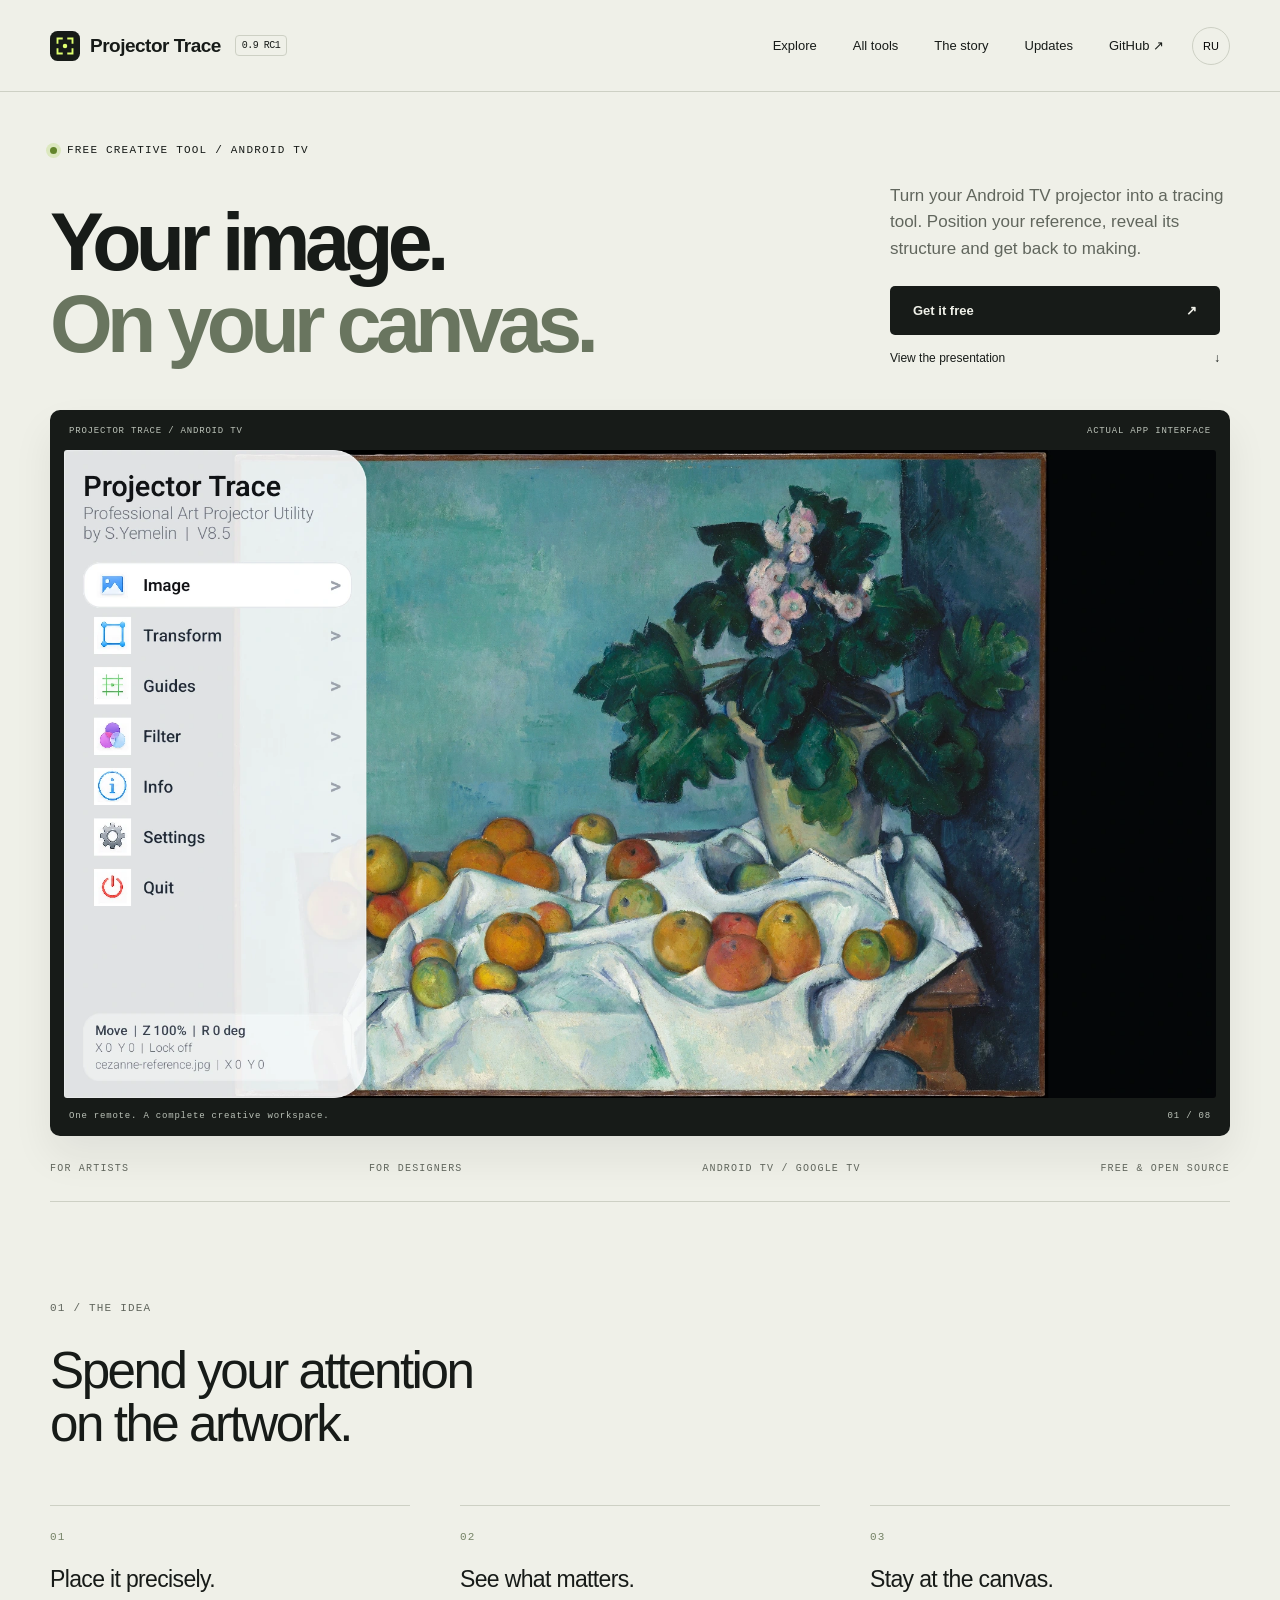
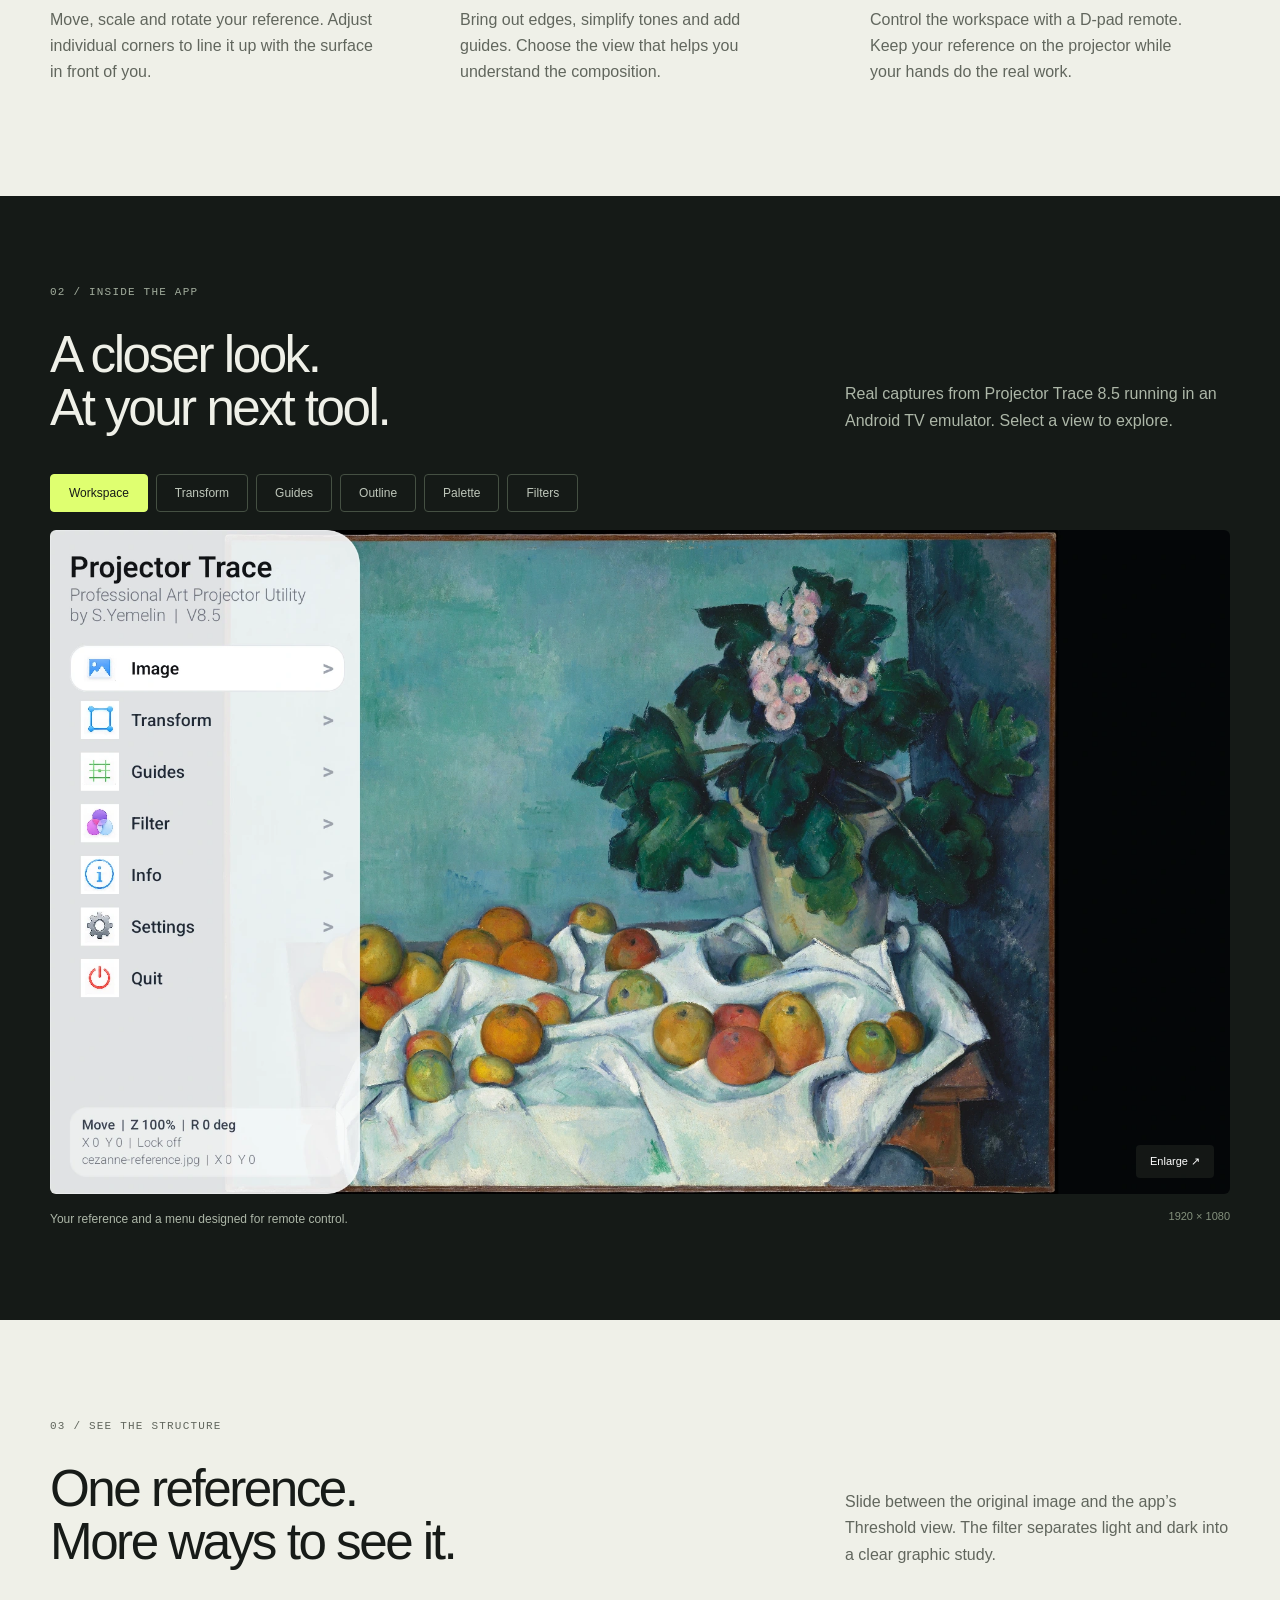
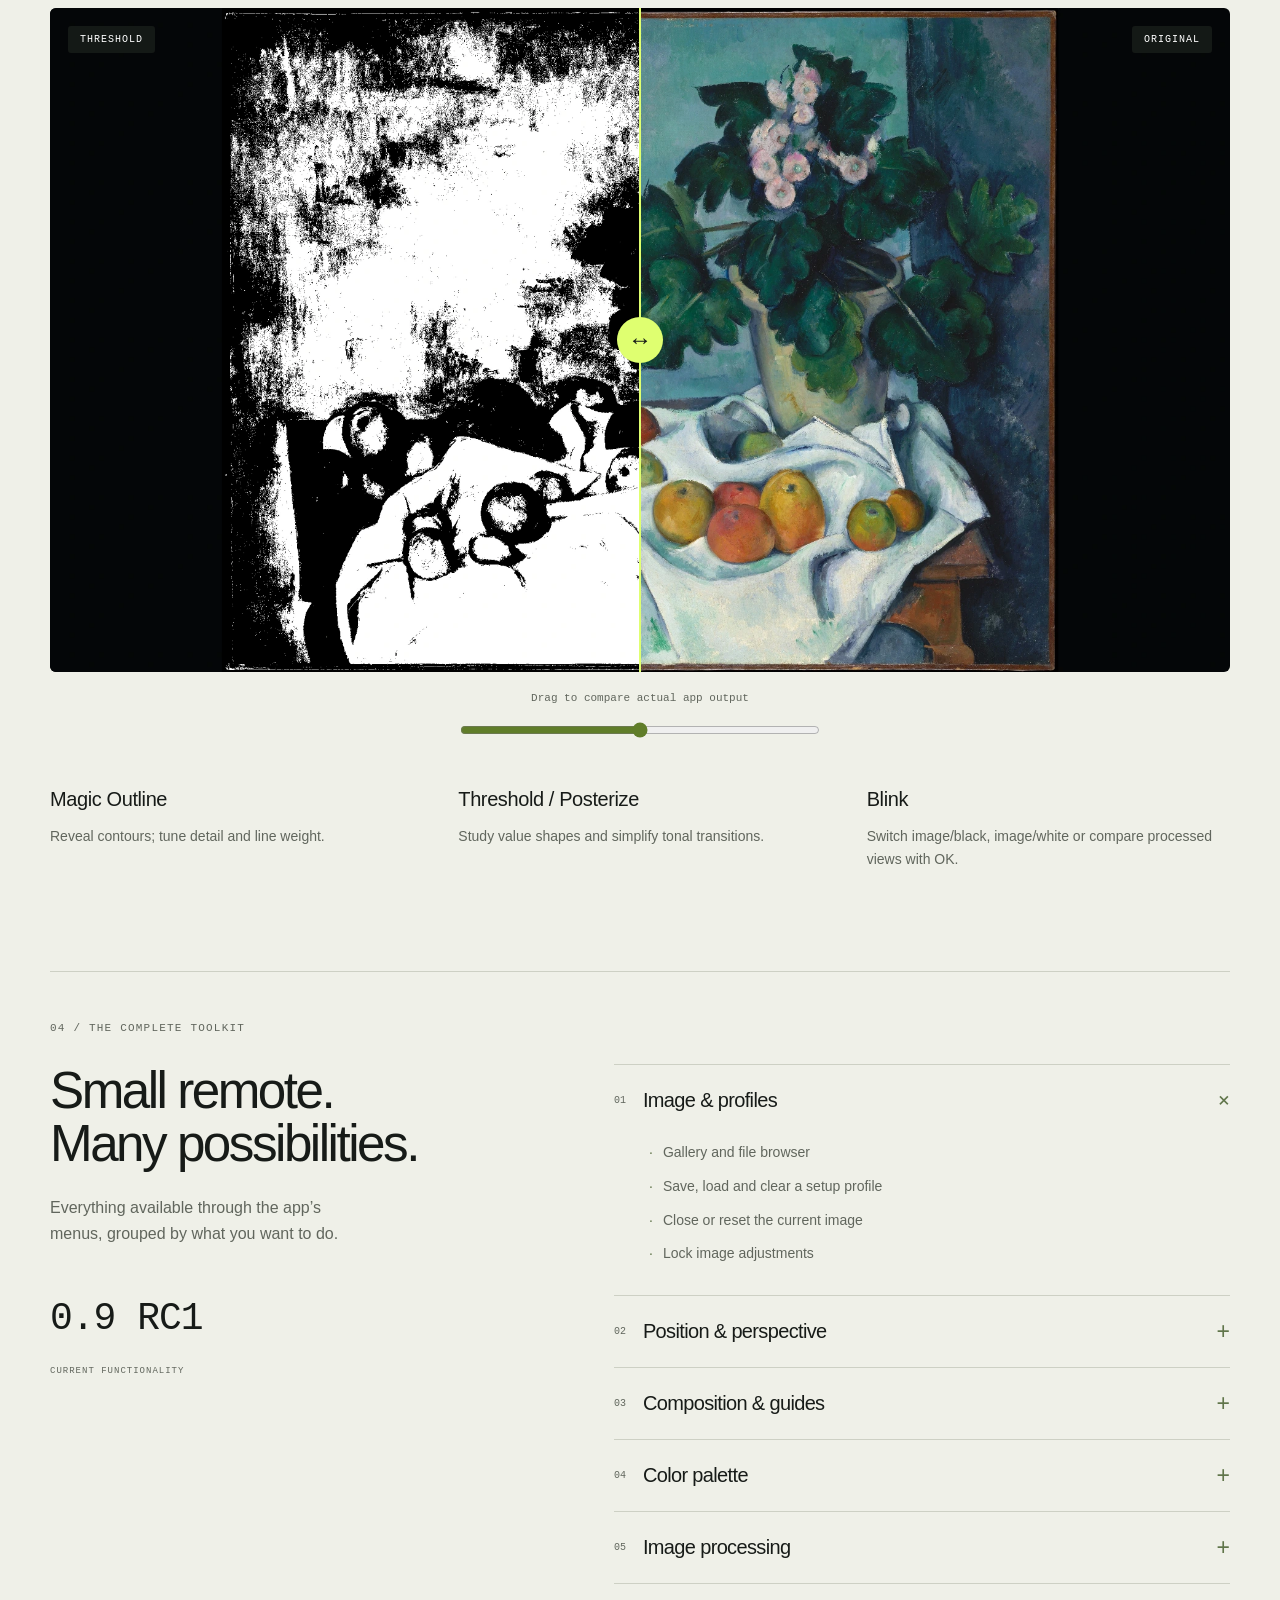
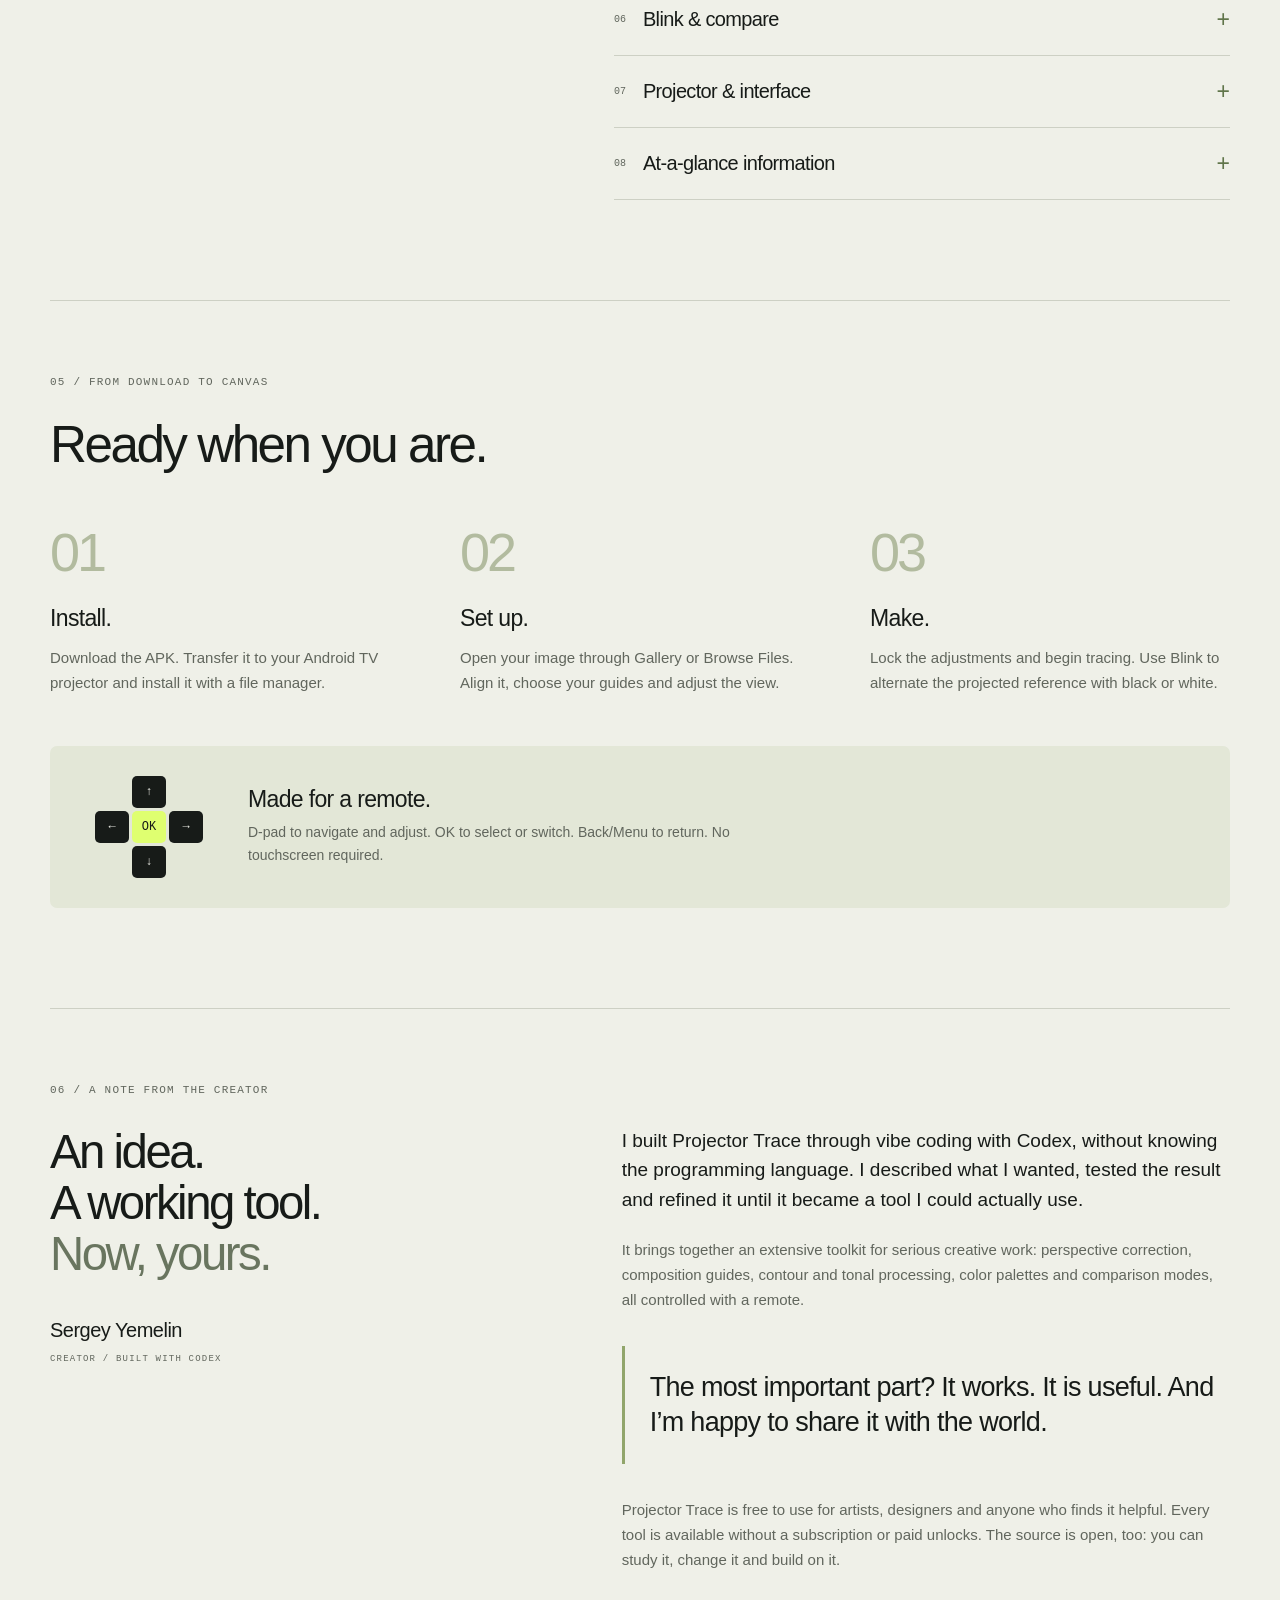
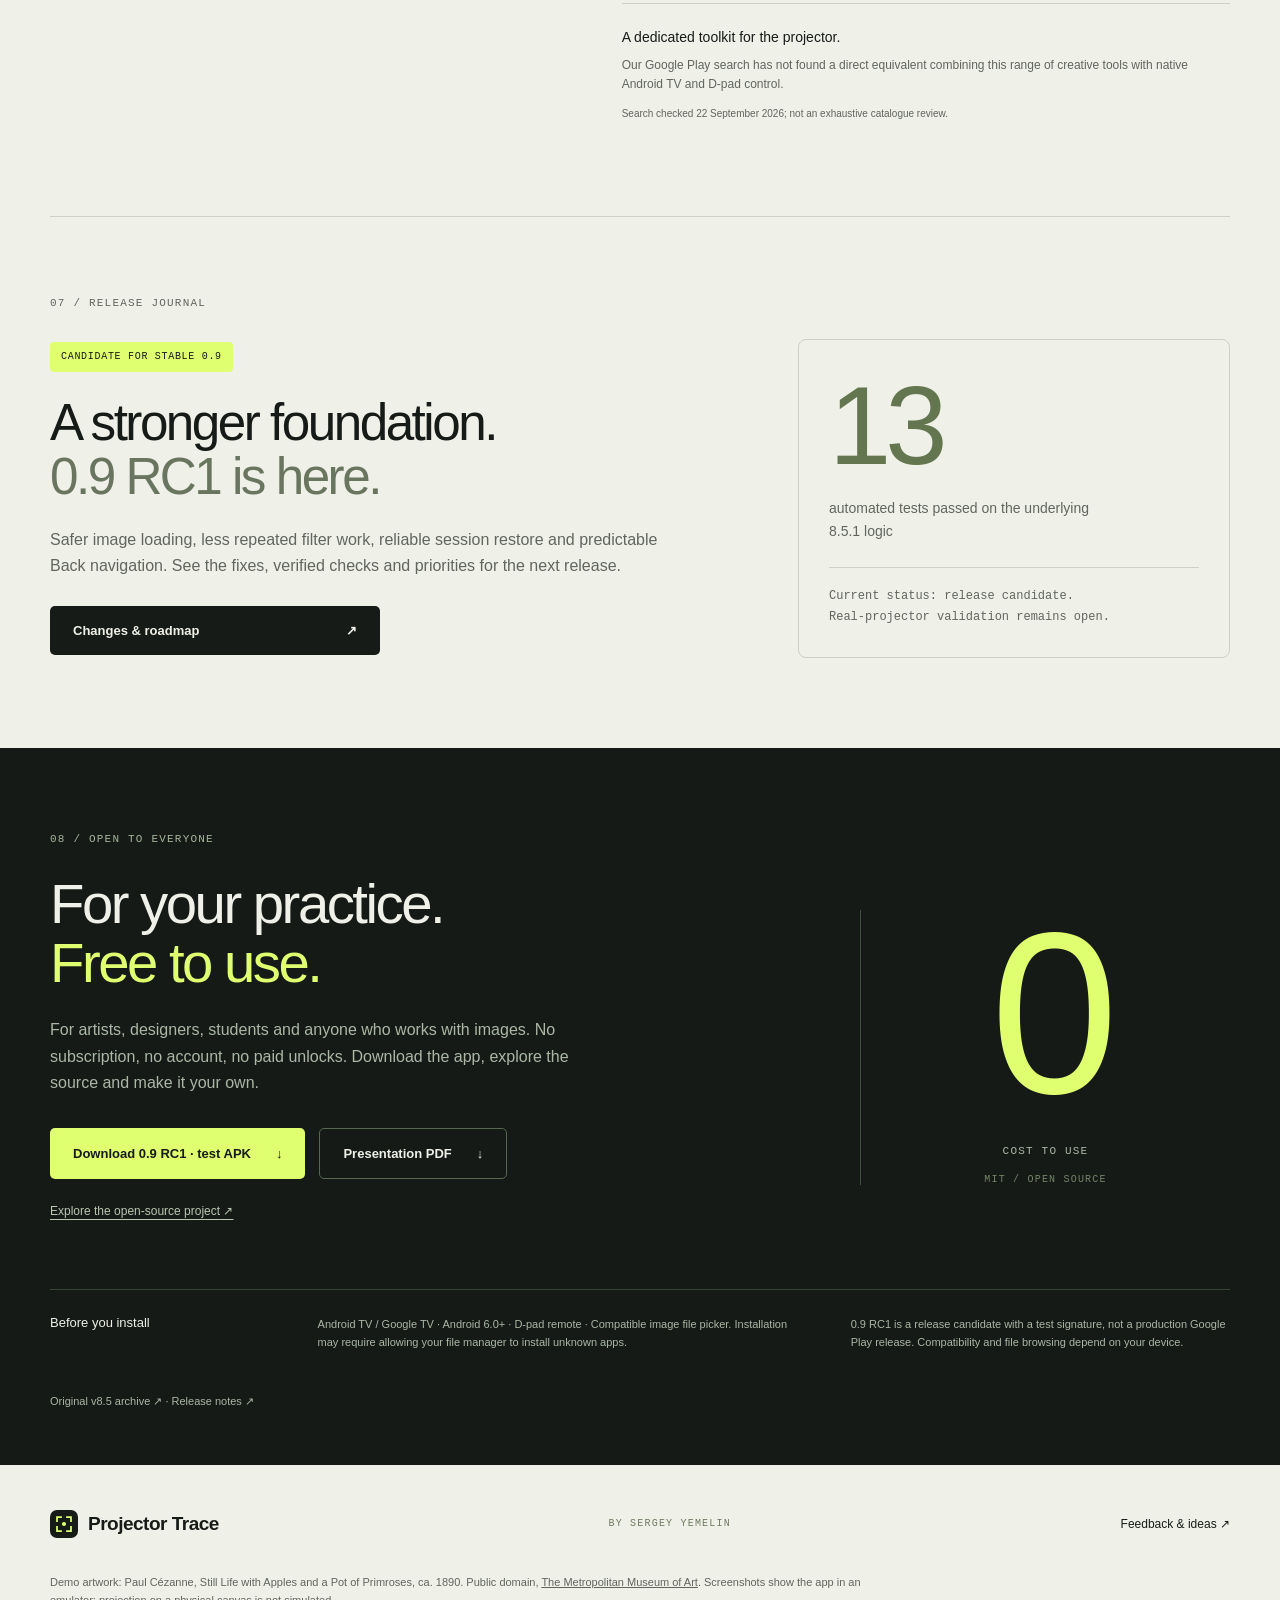
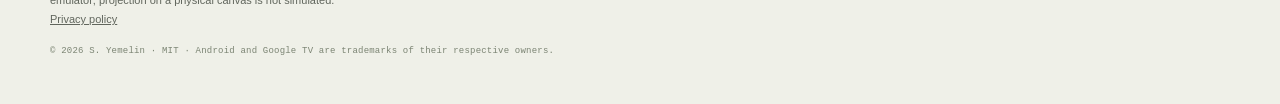
<file: site/index.html>
<!doctype html><html lang="en"><head><meta charset="utf-8"><meta name="viewport" content="width=device-width,initial-scale=1"><title>Projector Trace — Your image. On your canvas.</title><meta name="description" content="A free, open-source Android TV projector app for artists and designers. Align images, reveal outlines and trace onto your canvas using a remote."><meta property="og:title" content="Projector Trace — Your image. On your canvas."><meta property="og:description" content="Free creative tools for your Android TV projector. Made for artists and designers."><meta property="og:image" content="https://yemelinart.github.io/ProjectorTrace/assets/social-cover.png"><meta property="og:type" content="website"><meta name="theme-color" content="#eff0e8"><link rel="icon" href="assets/mark.svg" type="image/svg+xml"><link rel="stylesheet" href="style.css"><link rel="stylesheet" href="releases.css"></head><body>
<a class="skip" href="#main">Skip to content</a>
<header class="nav"><a class="brand" href="#"><img src="assets/mark.svg" width="30" height="30" alt="">Projector Trace<span class="version">0.9 RC1</span></a><nav><a href="#workspace"><span lang="en">Explore</span><span lang="ru">Обзор</span></a><a href="#toolkit"><span lang="en">All tools</span><span lang="ru">Все функции</span></a><a class="story-nav" href="#story"><span lang="en">The story</span><span lang="ru">От автора</span></a><a href="releases.html"><span lang="en">Updates</span><span lang="ru">Обновления</span></a><a href="https://github.com/yemelinart/ProjectorTrace">GitHub ↗</a></nav><button id="language" aria-label="Switch to Russian">RU</button></header>
<main id="main"><section class="hero wrap"><div class="eyebrow"><span class="dot"></span><span lang="en">FREE CREATIVE TOOL / ANDROID TV</span><span lang="ru">БЕСПЛАТНЫЙ ИНСТРУМЕНТ / ANDROID TV</span></div><div class="hero-copy"><h1><span lang="en">Your image.<br><em>On your canvas.</em></span><span lang="ru">Ваш референс.<br><em>На вашем холсте.</em></span></h1><div class="hero-side"><p><span lang="en">Turn your Android TV projector into a tracing tool. Position your reference, reveal its structure and get back to making.</span><span lang="ru">Превратите Android TV проектор в инструмент для переноса рисунка. Настройте референс, выделите его структуру и приступайте к работе.</span></p><a class="button primary" href="#download"><span lang="en">Get it free</span><span lang="ru">Скачать бесплатно</span> <span>↗</span></a><a class="text-link" href="Projector-Trace-Presentation.pdf"><span lang="en">View the presentation</span><span lang="ru">Смотреть презентацию</span> <span>↓</span></a></div></div><div class="hero-stage"><div class="stage-label"><span>PROJECTOR TRACE / ANDROID TV</span><span><span lang="en">ACTUAL APP INTERFACE</span><span lang="ru">НАСТОЯЩИЙ ИНТЕРФЕЙС</span></span></div><img class="hero-screen" src="assets/interface.webp" width="1920" height="1080" alt="Projector Trace interface showing a Cézanne reference painting and its remote-controlled menu"><div class="stage-foot"><span><span lang="en">One remote. A complete creative workspace.</span><span lang="ru">Один пульт. Все инструменты под рукой.</span></span><span>01 / 08</span></div></div><div class="strap"><span><span lang="en">FOR ARTISTS</span><span lang="ru">ДЛЯ ХУДОЖНИКОВ</span></span><span><span lang="en">FOR DESIGNERS</span><span lang="ru">ДЛЯ ДИЗАЙНЕРОВ</span></span><span>ANDROID TV / GOOGLE TV</span><span><span lang="en">FREE & OPEN SOURCE</span><span lang="ru">БЕСПЛАТНО И С ОТКРЫТЫМ КОДОМ</span></span></div></section>
<section class="manifesto wrap"><div class="section-label">01 / <span lang="en">THE IDEA</span><span lang="ru">ИДЕЯ</span></div><h2><span lang="en">Spend your attention<br>on the artwork.</span><span lang="ru">Больше внимания<br>вашей работе.</span></h2><div class="value-grid"><article><span class="small-index">01</span><h3><span lang="en">Place it precisely.</span><span lang="ru">Точное положение.</span></h3><p><span lang="en">Move, scale and rotate your reference. Adjust individual corners to line it up with the surface in front of you.</span><span lang="ru">Перемещайте, масштабируйте и поворачивайте референс. Настраивайте каждый угол, совмещая изображение с рабочей поверхностью.</span></p></article><article><span class="small-index">02</span><h3><span lang="en">See what matters.</span><span lang="ru">Видеть главное.</span></h3><p><span lang="en">Bring out edges, simplify tones and add guides. Choose the view that helps you understand the composition.</span><span lang="ru">Выделяйте контуры, упрощайте тона, добавляйте направляющие. Выбирайте вид, который помогает разобрать композицию.</span></p></article><article><span class="small-index">03</span><h3><span lang="en">Stay at the canvas.</span><span lang="ru">Оставайтесь у холста.</span></h3><p><span lang="en">Control the workspace with a D-pad remote. Keep your reference on the projector while your hands do the real work.</span><span lang="ru">Управляйте приложением обычным пультом. Референс остаётся на проекторе, а ваши руки создают работу.</span></p></article></div></section>
<section id="workspace" class="dark-section"><div class="wrap"><div class="section-label">02 / <span lang="en">INSIDE THE APP</span><span lang="ru">ВНУТРИ ПРИЛОЖЕНИЯ</span></div><div class="section-heading"><h2><span lang="en">A closer look.<br>At your next tool.</span><span lang="ru">Ваш новый инструмент.<br>Крупным планом.</span></h2><p><span lang="en">Real captures from Projector Trace 8.5 running in an Android TV emulator. Select a view to explore.</span><span lang="ru">Настоящие экраны Projector Trace 8.5 в Android TV эмуляторе. Выберите режим для просмотра.</span></p></div><div class="screen-tabs" role="group" aria-label="Application screenshots"><button data-screen="interface" class="active"><span lang="en">Workspace</span><span lang="ru">Интерфейс</span></button><button data-screen="transform-menu"><span lang="en">Transform</span><span lang="ru">Трансформация</span></button><button data-screen="guides"><span lang="en">Guides</span><span lang="ru">Направляющие</span></button><button data-screen="outline"><span lang="en">Outline</span><span lang="ru">Контуры</span></button><button data-screen="palette"><span lang="en">Palette</span><span lang="ru">Палитра</span></button><button data-screen="filter-menu"><span lang="en">Filters</span><span lang="ru">Фильтры</span></button></div><button class="screen-expand" aria-label="Enlarge application screenshot"><img id="workspace-screen" src="assets/interface.webp" width="1920" height="1080" loading="lazy" alt="Projector Trace main interface"><span class="expand-label"><span lang="en">Enlarge</span><span lang="ru">Увеличить</span> ↗</span></button><div class="screen-caption"><p id="screen-description"><span lang="en">Your reference and a menu designed for remote control.</span><span lang="ru">Референс и меню для управления пультом.</span></p><span>1920 × 1080</span></div></div></section>
<section class="compare-section wrap"><div class="section-label">03 / <span lang="en">SEE THE STRUCTURE</span><span lang="ru">УВИДЕТЬ СТРУКТУРУ</span></div><div class="section-heading"><h2><span lang="en">One reference.<br>More ways to see it.</span><span lang="ru">Один референс.<br>Больше способов увидеть.</span></h2><p><span lang="en">Slide between the original image and the app’s Threshold view. The filter separates light and dark into a clear graphic study.</span><span lang="ru">Сравните оригинал и режим Threshold. Фильтр разделяет светлое и тёмное, превращая референс в графическую основу.</span></p></div><div class="comparison" id="comparison"><img src="assets/original.webp" width="1920" height="1080" loading="lazy" alt="Original reference in Projector Trace"><div class="comparison-overlay"><img src="assets/threshold.webp" width="1920" height="1080" loading="lazy" alt="The same reference with the app's threshold filter"></div><div class="comparison-line"><span>↔</span></div><div class="compare-label left">THRESHOLD</div><div class="compare-label right"><span lang="en">ORIGINAL</span><span lang="ru">ОРИГИНАЛ</span></div></div><label class="slider-label" for="compare-range"><span lang="en">Drag to compare actual app output</span><span lang="ru">Передвиньте ползунок, чтобы сравнить результат в приложении</span></label><input id="compare-range" type="range" min="0" max="100" value="50" aria-label="Compare threshold and original image"><div class="compare-notes"><p><strong>Magic Outline</strong><br><span lang="en">Reveal contours; tune detail and line weight.</span><span lang="ru">Выделяйте контуры, регулируйте детализацию и толщину.</span></p><p><strong>Threshold / Posterize</strong><br><span lang="en">Study value shapes and simplify tonal transitions.</span><span lang="ru">Изучайте тональные пятна и упрощайте переходы.</span></p><p><strong>Blink</strong><br><span lang="en">Switch image/black, image/white or compare processed views with OK.</span><span lang="ru">Переключайте изображение/чёрный, изображение/белый или варианты обработки кнопкой OK.</span></p></div></section>
<section id="toolkit" class="toolkit wrap"><div class="section-label">04 / <span lang="en">THE COMPLETE TOOLKIT</span><span lang="ru">ПОЛНЫЙ НАБОР ИНСТРУМЕНТОВ</span></div><div class="toolkit-layout"><div class="toolkit-intro"><h2><span lang="en">Small remote.<br>Many possibilities.</span><span lang="ru">Небольшой пульт.<br>Много возможностей.</span></h2><p><span lang="en">Everything available through the app’s menus, grouped by what you want to do.</span><span lang="ru">Все функции, доступные через меню приложения, сгруппированы по задачам.</span></p><div class="edition">0.9 RC1<br><span><span lang="en">CURRENT FUNCTIONALITY</span><span lang="ru">ВОЗМОЖНОСТИ ТЕКУЩЕЙ ВЕРСИИ</span></span></div></div><div class="feature-list"><details class="feature-group" open><summary><span class="num">01</span><h3><span lang="en">Image & profiles</span><span lang="ru">Изображения и профили</span></h3><span class="plus" aria-hidden="true">+</span></summary><ul><li><span lang="en">Gallery and file browser</span><span lang="ru">Галерея и файловый браузер</span></li><li><span lang="en">Save, load and clear a setup profile</span><span lang="ru">Сохранение, загрузка и удаление профиля</span></li><li><span lang="en">Close or reset the current image</span><span lang="ru">Закрытие и сброс изображения</span></li><li><span lang="en">Lock image adjustments</span><span lang="ru">Блокировка настроек изображения</span></li></ul></details><details class="feature-group" ><summary><span class="num">02</span><h3><span lang="en">Position & perspective</span><span lang="ru">Положение и перспектива</span></h3><span class="plus" aria-hidden="true">+</span></summary><ul><li><span lang="en">Move and zoom</span><span lang="ru">Перемещение и масштаб</span></li><li><span lang="en">Rotate with adjustable rotation step</span><span lang="ru">Поворот с настраиваемым шагом</span></li><li><span lang="en">Fit image to the projection area</span><span lang="ru">Вписывание изображения в область проекции</span></li><li><span lang="en">Distort: adjust individual image corners</span><span lang="ru">Перспектива: отдельная настройка углов</span></li><li><span lang="en">Flip horizontally or vertically</span><span lang="ru">Отражение по горизонтали и вертикали</span></li><li><span lang="en">Reset transformations</span><span lang="ru">Сброс трансформаций</span></li></ul></details><details class="feature-group" ><summary><span class="num">03</span><h3><span lang="en">Composition & guides</span><span lang="ru">Композиция и направляющие</span></h3><span class="plus" aria-hidden="true">+</span></summary><ul><li><span lang="en">Grid with adjustable size and color</span><span lang="ru">Сетка с настройкой размера и цвета</span></li><li><span lang="en">Rulers and center cross</span><span lang="ru">Линейки и перекрестие центра</span></li><li><span lang="en">Canvas frame: presets, custom ratio and color</span><span lang="ru">Рамка холста: форматы, пропорции и цвет</span></li><li><span lang="en">Crop with individually adjustable edges</span><span lang="ru">Обрезка с настройкой каждой стороны</span></li><li><span lang="en">Guide shapes with color and rotation</span><span lang="ru">Фигуры с настройкой цвета и поворота</span></li><li><span lang="en">Corner guides: position and color</span><span lang="ru">Угловые направляющие: положение и цвет</span></li><li><span lang="en">Reset guides or crop independently</span><span lang="ru">Отдельный сброс направляющих и обрезки</span></li></ul></details><details class="feature-group" ><summary><span class="num">04</span><h3><span lang="en">Color palette</span><span lang="ru">Цветовая палитра</span></h3><span class="plus" aria-hidden="true">+</span></summary><ul><li><span lang="en">Extract a palette from the reference</span><span lang="ru">Палитра по цветам референса</span></li><li><span lang="en">Adjust color count and palette mode</span><span lang="ru">Настройка числа цветов и режима</span></li><li><span lang="en">Move and resize the palette</span><span lang="ru">Перемещение и масштаб палитры</span></li><li><span lang="en">Show or hide the palette</span><span lang="ru">Включение и скрытие палитры</span></li></ul></details><details class="feature-group" ><summary><span class="num">05</span><h3><span lang="en">Image processing</span><span lang="ru">Обработка изображения</span></h3><span class="plus" aria-hidden="true">+</span></summary><ul><li><span lang="en">Paint with adjustable detail</span><span lang="ru">Paint: упрощение с настройкой деталей</span></li><li><span lang="en">Magic Outline: detail and line weight</span><span lang="ru">Magic Outline: детализация и толщина линий</span></li><li><span lang="en">Threshold with adjustable level</span><span lang="ru">Threshold: порог чёрного и белого</span></li><li><span lang="en">Channel Mixer</span><span lang="ru">Микшер цветовых каналов</span></li><li><span lang="en">Posterize with adjustable level</span><span lang="ru">Постеризация с настройкой уровня</span></li><li><span lang="en">Opacity and blending mode</span><span lang="ru">Прозрачность и режим наложения</span></li><li><span lang="en">Brightness and contrast</span><span lang="ru">Яркость и контраст</span></li><li><span lang="en">Edge / Outline: strength, thickness, detail, smoothing</span><span lang="ru">Edge / Outline: сила, толщина, детали, сглаживание</span></li><li><span lang="en">Sharpness and noise reduction</span><span lang="ru">Резкость и подавление шума</span></li><li><span lang="en">Lines with adjustable strength</span><span lang="ru">Линии с настройкой интенсивности</span></li><li><span lang="en">Invert and adjustable blur</span><span lang="ru">Инверсия и настраиваемое размытие</span></li><li><span lang="en">Reset all filters</span><span lang="ru">Сброс всех фильтров</span></li></ul></details><details class="feature-group" ><summary><span class="num">06</span><h3><span lang="en">Blink & compare</span><span lang="ru">Blink и сравнение</span></h3><span class="plus" aria-hidden="true">+</span></summary><ul><li><span lang="en">Image / Black</span><span lang="ru">Изображение / чёрный экран</span></li><li><span lang="en">Image / White</span><span lang="ru">Изображение / белый экран</span></li><li><span lang="en">Compare filtered, original, outline and black-and-white views</span><span lang="ru">Сравнение обработки, оригинала, контуров и чёрно-белого вида</span></li><li><span lang="en">Switch with OK when menus and tools are closed</span><span lang="ru">Переключение кнопкой OK при закрытых меню и инструментах</span></li></ul></details><details class="feature-group" ><summary><span class="num">07</span><h3><span lang="en">Projector & interface</span><span lang="ru">Проектор и интерфейс</span></h3><span class="plus" aria-hidden="true">+</span></summary><ul><li><span lang="en">Projector orientation modes</span><span lang="ru">Режимы ориентации проектора</span></li><li><span lang="en">Menu size and screen position</span><span lang="ru">Размер и положение меню</span></li><li><span lang="en">Menu auto-hide or always visible</span><span lang="ru">Автоскрытие или постоянное отображение меню</span></li><li><span lang="en">Keep screen awake</span><span lang="ru">Поддержание активного экрана</span></li><li><span lang="en">D-pad, OK and Back/Menu control</span><span lang="ru">Управление D-pad, OK и Back/Menu</span></li></ul></details><details class="feature-group" ><summary><span class="num">08</span><h3><span lang="en">At-a-glance information</span><span lang="ru">Информация о работе</span></h3><span class="plus" aria-hidden="true">+</span></summary><ul><li><span lang="en">File name and image dimensions</span><span lang="ru">Имя файла и размер изображения</span></li><li><span lang="en">Current scale and active filters</span><span lang="ru">Масштаб и активные фильтры</span></li><li><span lang="en">Current mode and lock status</span><span lang="ru">Текущий режим и статус блокировки</span></li><li><span lang="en">App version and author information</span><span lang="ru">Версия приложения и информация об авторе</span></li></ul></details></div></div></section>
<section class="workflow wrap"><div class="section-label">05 / <span lang="en">FROM DOWNLOAD TO CANVAS</span><span lang="ru">ОТ УСТАНОВКИ К ХОЛСТУ</span></div><h2><span lang="en">Ready when you are.</span><span lang="ru">Начните с вашего изображения.</span></h2><div class="steps"><article><span>01</span><h3><span lang="en">Install.</span><span lang="ru">Установите.</span></h3><p><span lang="en">Download the APK. Transfer it to your Android TV projector and install it with a file manager.</span><span lang="ru">Скачайте APK, перенесите на Android TV проектор и установите через файловый менеджер.</span></p></article><article><span>02</span><h3><span lang="en">Set up.</span><span lang="ru">Настройте.</span></h3><p><span lang="en">Open your image through Gallery or Browse Files. Align it, choose your guides and adjust the view.</span><span lang="ru">Откройте изображение через Gallery или Browse Files. Совместите его с холстом, выберите направляющие и обработку.</span></p></article><article><span>03</span><h3><span lang="en">Make.</span><span lang="ru">Создавайте.</span></h3><p><span lang="en">Lock the adjustments and begin tracing. Use Blink to alternate the projected reference with black or white.</span><span lang="ru">Заблокируйте настройки и переносите рисунок. Через Blink чередуйте референс с чёрным или белым экраном.</span></p></article></div><div class="remote-strip"><div class="dpad" aria-hidden="true"><i>↑</i><i>←</i><i>OK</i><i>→</i><i>↓</i></div><div><h3><span lang="en">Made for a remote.</span><span lang="ru">Создано для пульта.</span></h3><p><span lang="en">D-pad to navigate and adjust. OK to select or switch. Back/Menu to return. No touchscreen required.</span><span lang="ru">Стрелки — навигация и настройка. OK — выбор и переключение. Back/Menu — возврат. Сенсорный экран не нужен.</span></p></div></div></section>
<section id="story" class="creator-section wrap"><div class="section-label">06 / <span lang="en">A NOTE FROM THE CREATOR</span><span lang="ru">ОТ АВТОРА</span></div><div class="creator-grid"><div class="creator-heading"><h2><span lang="en">An idea.<br>A working tool.<br><em>Now, yours.</em></span><span lang="ru">Идея.<br>Рабочий инструмент.<br><em>Теперь — для всех.</em></span></h2><div class="creator-signature"><strong>Sergey Yemelin</strong><span><span lang="en">CREATOR / BUILT WITH CODEX</span><span lang="ru">АВТОР / СОЗДАНО С CODEX</span></span></div></div><div class="creator-copy"><p class="creator-lead"><span lang="en">I built Projector Trace through vibe coding with Codex, without knowing the programming language. I described what I wanted, tested the result and refined it until it became a tool I could actually use.</span><span lang="ru">Я создал Projector Trace через вайб-кодинг с Codex, не зная языка программирования. Описывал, что хочу получить, проверял результат и дорабатывал его, пока идея не стала инструментом, которым можно пользоваться.</span></p><p><span lang="en">It brings together an extensive toolkit for serious creative work: perspective correction, composition guides, contour and tonal processing, color palettes and comparison modes, all controlled with a remote.</span><span lang="ru">В нём собран обширный инструментарий для профессиональной творческой работы: коррекция перспективы, композиционные направляющие, обработка контуров и тонов, цветовые палитры и режимы сравнения. Всё это управляется пультом.</span></p><blockquote><span lang="en">The most important part? It works. It is useful. And I’m happy to share it with the world.</span><span lang="ru">Главное — оно работает. Оно полезно. И я рад поделиться им с миром.</span></blockquote><p><span lang="en">Projector Trace is free to use for artists, designers and anyone who finds it helpful. Every tool is available without a subscription or paid unlocks. The source is open, too: you can study it, change it and build on it.</span><span lang="ru">Projector Trace доступен для бесплатного пользования художникам, дизайнерам и всем, кому он пригодится. Все инструменты доступны без подписки и платной разблокировки. Исходный код тоже открыт: его можно изучать, изменять и развивать.</span></p><div class="distinctive-note"><strong><span lang="en">A dedicated toolkit for the projector.</span><span lang="ru">Специализированный инструмент для проектора.</span></strong><p><span lang="en">Our Google Play search has not found a direct equivalent combining this range of creative tools with native Android TV and D-pad control.</span><span lang="ru">В ходе поиска в Google Play прямого аналога с таким сочетанием творческих инструментов, поддержкой Android TV и управлением D-pad пультом пока не найдено.</span></p><small><span lang="en">Search checked 22 September 2026; not an exhaustive catalogue review.</span><span lang="ru">Поиск проверен 22 сентября 2026 года; это не полный аудит каталога.</span></small></div></div></div></section>
<section id="updates" class="updates-preview wrap"><div class="section-label">07 / <span lang="en">RELEASE JOURNAL</span><span lang="ru">ЖУРНАЛ ОБНОВЛЕНИЙ</span></div><div class="updates-preview-grid"><div><span class="state candidate"><span lang="en">CANDIDATE FOR STABLE 0.9</span><span lang="ru">КАНДИДАТ В STABLE 0.9</span></span><h2><span lang="en">A stronger foundation.<br><em>0.9 RC1 is here.</em></span><span lang="ru">Надёжнее в работе.<br><em>Встречайте 0.9 RC1.</em></span></h2><p class=""><span lang="en">Safer image loading, less repeated filter work, reliable session restore and predictable Back navigation. See the fixes, verified checks and priorities for the next release.</span><span lang="ru">Надёжнее загрузка изображений, меньше лишних расчётов, восстановление сессии и понятная кнопка «Назад». Посмотрите исправления, результаты проверок и приоритеты следующего релиза.</span></p><a class="button primary" href="releases.html"><span lang="en">Changes & roadmap</span><span lang="ru">Изменения и планы</span> ↗</a></div><div class="updates-evidence"><strong>13</strong><p><span lang="en">automated tests passed on the underlying 8.5.1 logic</span><span lang="ru">автотестов пройдено на логике версии 8.5.1</span></p><div class="updates-status"><span lang="en">Current status: release candidate.<br>Real-projector validation remains open.</span><span lang="ru">Сейчас: кандидат в релиз.<br>Проверка на реальных проекторах ещё впереди.</span></div></div></div></section>
<section id="download" class="download-section"><div class="wrap"><div class="section-label">08 / <span lang="en">OPEN TO EVERYONE</span><span lang="ru">ДОСТУПНО КАЖДОМУ</span></div><div class="download-grid"><div><h2><span lang="en">For your practice.<br><em>Free to use.</em></span><span lang="ru">Для вашего творчества.<br><em>Бесплатно.</em></span></h2><p><span lang="en">For artists, designers, students and anyone who works with images. No subscription, no account, no paid unlocks. Download the app, explore the source and make it your own.</span><span lang="ru">Для художников, дизайнеров, студентов и всех, кто работает с изображениями. Без подписки, аккаунта и платной разблокировки. Скачивайте приложение, изучайте код и адаптируйте под себя.</span></p><div class="download-actions"><a class="button lime" href="https://github.com/yemelinart/ProjectorTrace/releases/download/v0.9.0-rc.1/ProjectorTrace-0.9.0-rc.1-test.apk"><span lang="en">Download 0.9 RC1 · test APK</span><span lang="ru">Скачать 0.9 RC1 · тестовый APK</span> <span>↓</span></a><a class="button outline" href="Projector-Trace-Presentation.pdf"><span lang="en">Presentation PDF</span><span lang="ru">Презентация PDF</span> <span>↓</span></a></div><a class="source-link" href="https://github.com/yemelinart/ProjectorTrace"><span lang="en">Explore the open-source project</span><span lang="ru">Открыть исходный код</span> ↗</a></div><div class="zero"><span>0</span><p><span lang="en">COST TO USE</span><span lang="ru">СТОИМОСТЬ ИСПОЛЬЗОВАНИЯ</span></p><div>MIT / OPEN SOURCE</div></div></div><div class="install-note"><strong><span lang="en">Before you install</span><span lang="ru">Перед установкой</span></strong><p><span lang="en">Android TV / Google TV · Android 6.0+ · D-pad remote · Compatible image file picker. Installation may require allowing your file manager to install unknown apps.</span><span lang="ru">Android TV / Google TV · Android 6.0+ · D-pad пульт · Совместимый файловый браузер. Для установки может потребоваться разрешение на установку неизвестных приложений.</span></p><p><span lang="en">0.9 RC1 is a release candidate with a test signature, not a production Google Play release. Compatibility and file browsing depend on your device.</span><span lang="ru">0.9 RC1 — кандидат в релиз с тестовой подписью. Это ещё не релиз Google Play. Совместимость и выбор файлов зависят от устройства.</span></p><p><a href="https://github.com/yemelinart/ProjectorTrace/releases/tag/v8.5"><span lang="en">Original v8.5 archive</span><span lang="ru">Архив исходной v8.5</span> ↗</a> · <a href="releases.html"><span lang="en">Release notes</span><span lang="ru">Журнал изменений</span> ↗</a></p></div></div></section>
</main><footer class="wrap"><div class="footer-top"><a class="brand" href="#"><img src="assets/mark.svg" width="28" height="28" alt="">Projector Trace</a><span>BY SERGEY YEMELIN</span><a href="https://github.com/yemelinart/ProjectorTrace/issues"><span lang="en">Feedback & ideas</span><span lang="ru">Отзывы и идеи</span> ↗</a></div><p><span lang="en">Demo artwork: Paul Cézanne, Still Life with Apples and a Pot of Primroses, ca. 1890. Public domain,</span><span lang="ru">Картина в демонстрации: Поль Сезанн, «Натюрморт с яблоками и горшком примул», около 1890. Общественное достояние,</span> <a href="https://www.metmuseum.org/art/collection/search/435882">The Metropolitan Museum of Art</a>. <span lang="en">Screenshots show the app in an emulator; projection on a physical canvas is not simulated.</span><span lang="ru">Скриншоты сняты в эмуляторе; проекция на физический холст не имитируется.</span></p><p><a href="privacy.html"><span lang="en">Privacy policy</span><span lang="ru">Политика конфиденциальности</span></a></p><p class="tiny">© 2026 S. Yemelin · MIT · Android and Google TV are trademarks of their respective owners.</p></footer>
<dialog id="lightbox"><button id="close-lightbox" aria-label="Close enlarged screenshot">×</button><img src="assets/interface.webp" alt="Enlarged Projector Trace screenshot"></dialog><script src="app.js"></script></body></html>
</file>
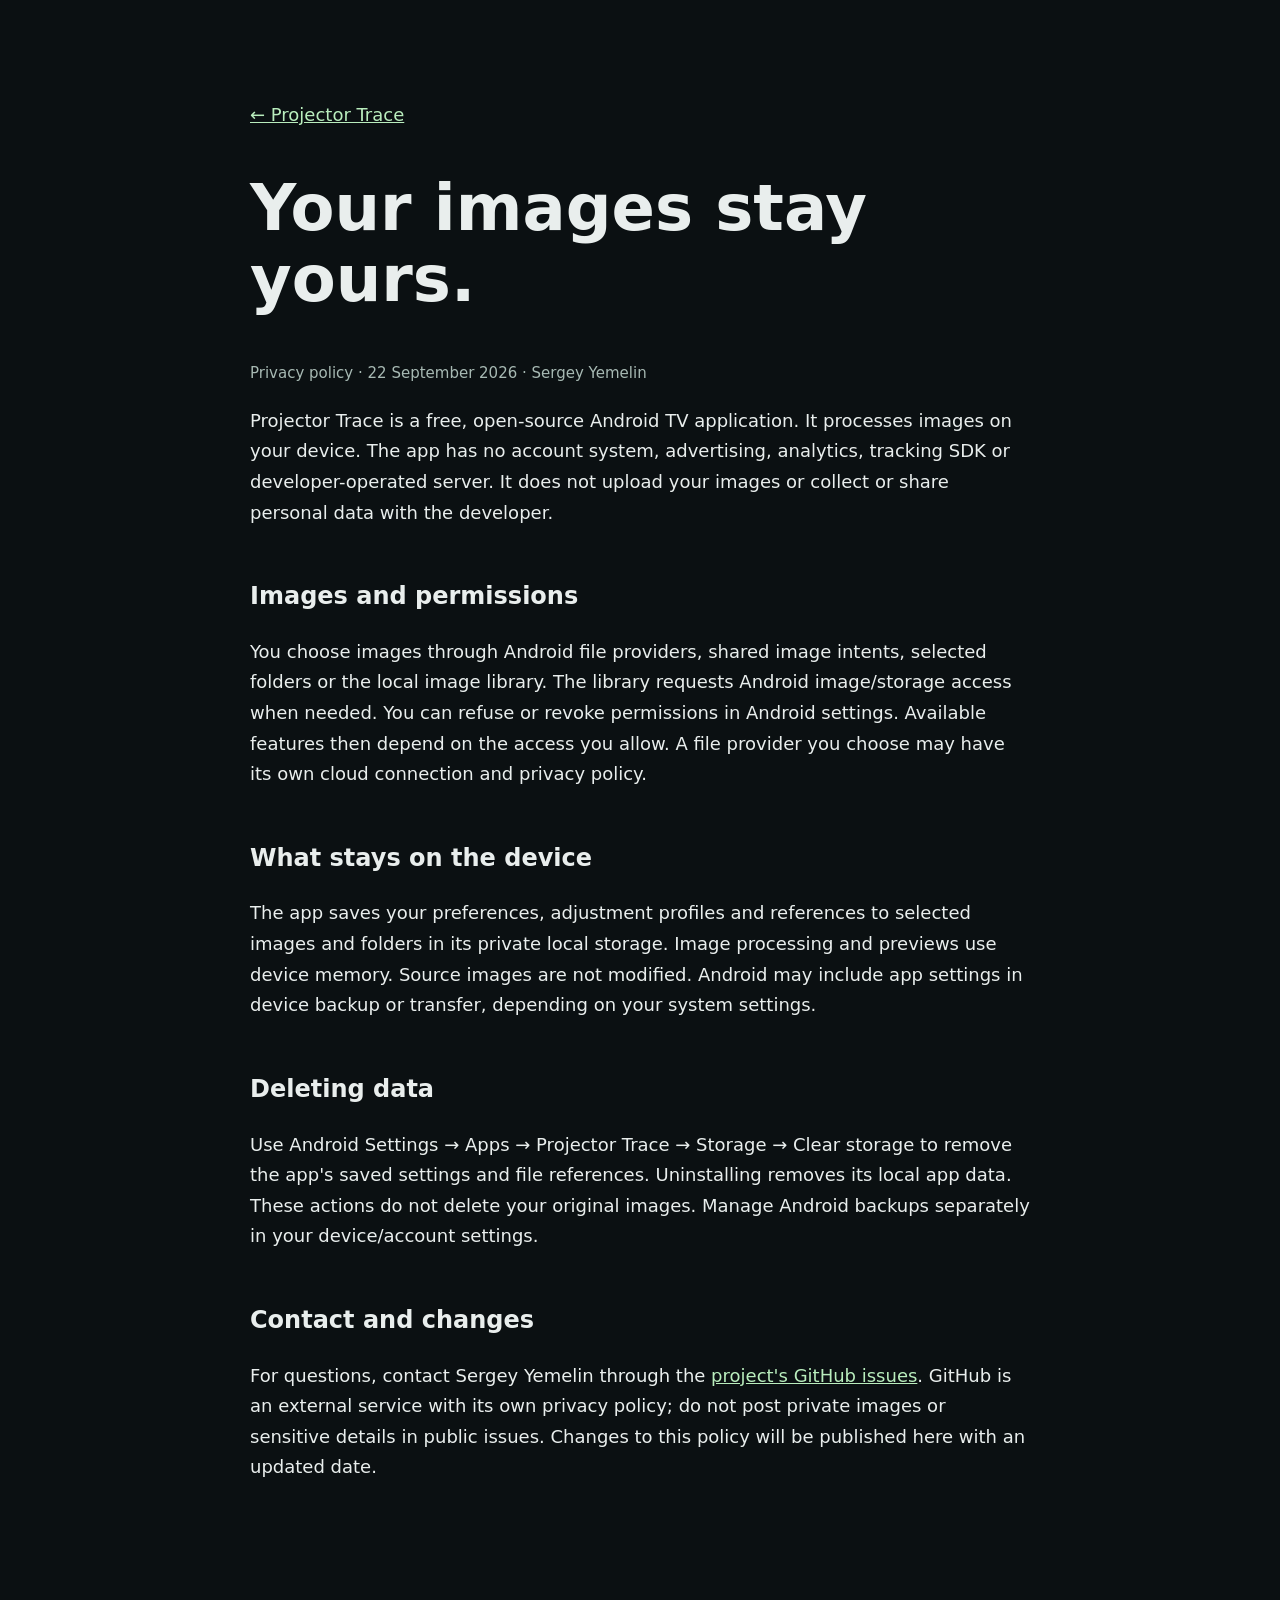
<file: site/privacy.html>
<!doctype html><html lang="en"><meta charset="utf-8"><meta name="viewport" content="width=device-width,initial-scale=1"><title>Privacy · Projector Trace</title><style>body{margin:0;background:#0b1012;color:#e9eeed;font:18px/1.7 system-ui,sans-serif}main{max-width:780px;margin:8vh auto;padding:28px}h1{font-size:clamp(36px,7vw,64px);line-height:1.1}h2{margin-top:2em;font-size:24px}a{color:#b9edbd}small{color:#a7b9b3}</style><main><a href="./">← Projector Trace</a><h1>Your images stay yours.</h1><small>Privacy policy · 22 September 2026 · Sergey Yemelin</small><p>Projector Trace is a free, open-source Android TV application. It processes images on your device. The app has no account system, advertising, analytics, tracking SDK or developer-operated server. It does not upload your images or collect or share personal data with the developer.</p><h2>Images and permissions</h2><p>You choose images through Android file providers, shared image intents, selected folders or the local image library. The library requests Android image/storage access when needed. You can refuse or revoke permissions in Android settings. Available features then depend on the access you allow. A file provider you choose may have its own cloud connection and privacy policy.</p><h2>What stays on the device</h2><p>The app saves your preferences, adjustment profiles and references to selected images and folders in its private local storage. Image processing and previews use device memory. Source images are not modified. Android may include app settings in device backup or transfer, depending on your system settings.</p><h2>Deleting data</h2><p>Use Android Settings → Apps → Projector Trace → Storage → Clear storage to remove the app's saved settings and file references. Uninstalling removes its local app data. These actions do not delete your original images. Manage Android backups separately in your device/account settings.</p><h2>Contact and changes</h2><p>For questions, contact Sergey Yemelin through the <a href="https://github.com/yemelinart/ProjectorTrace/issues">project's GitHub issues</a>. GitHub is an external service with its own privacy policy; do not post private images or sensitive details in public issues. Changes to this policy will be published here with an updated date.</p></main></html>
</file>
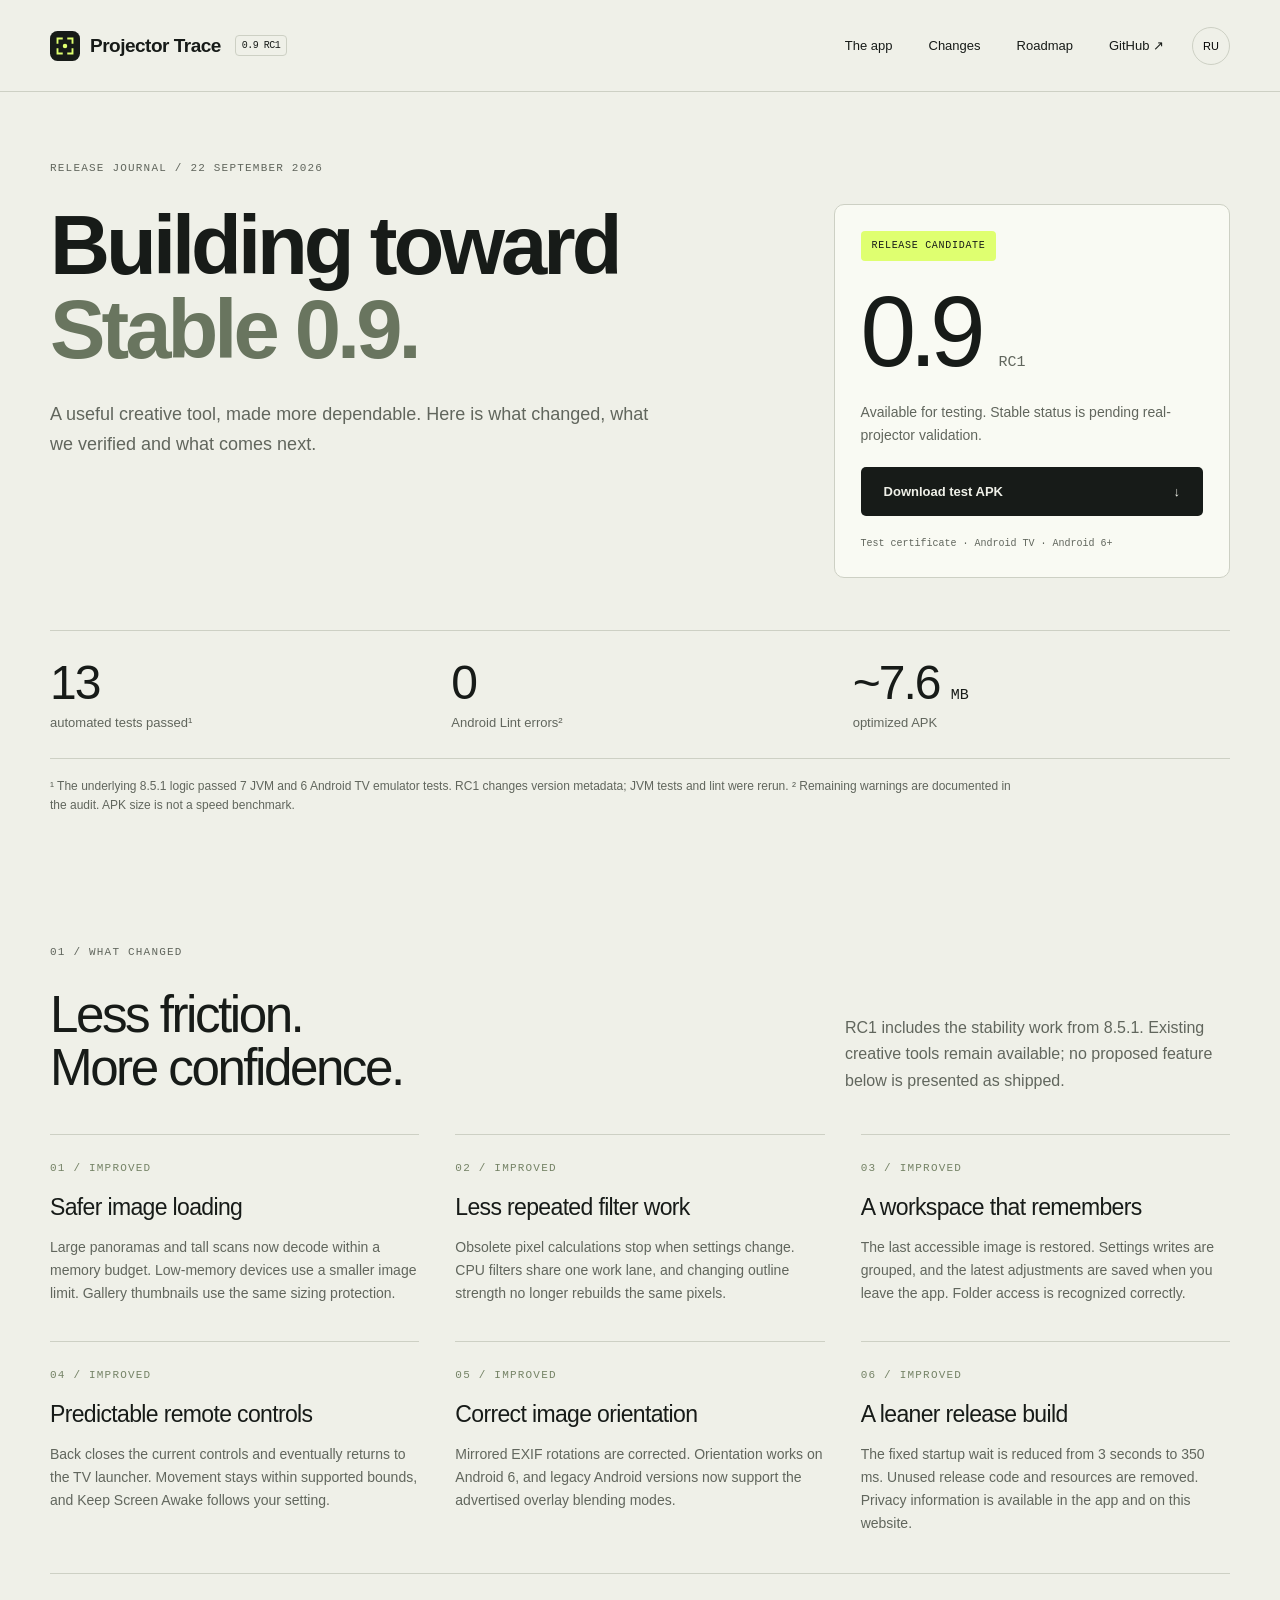
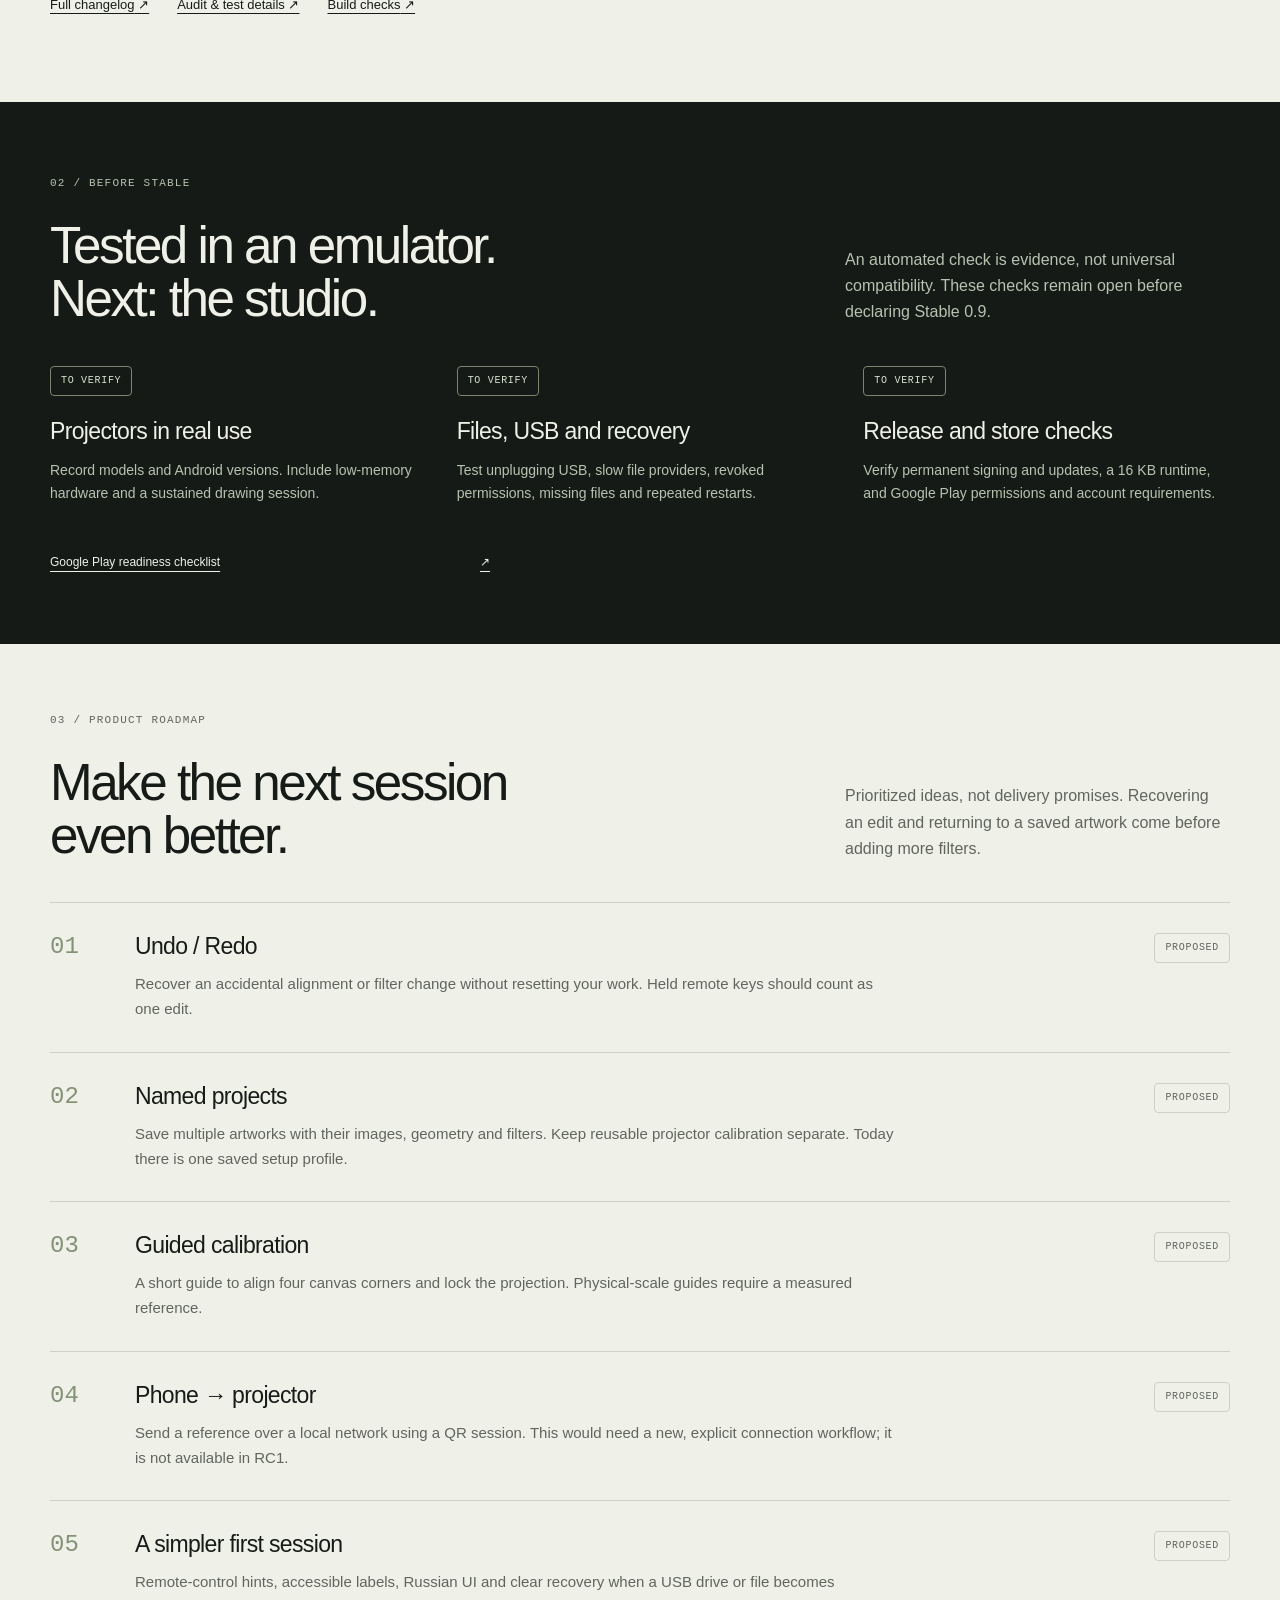
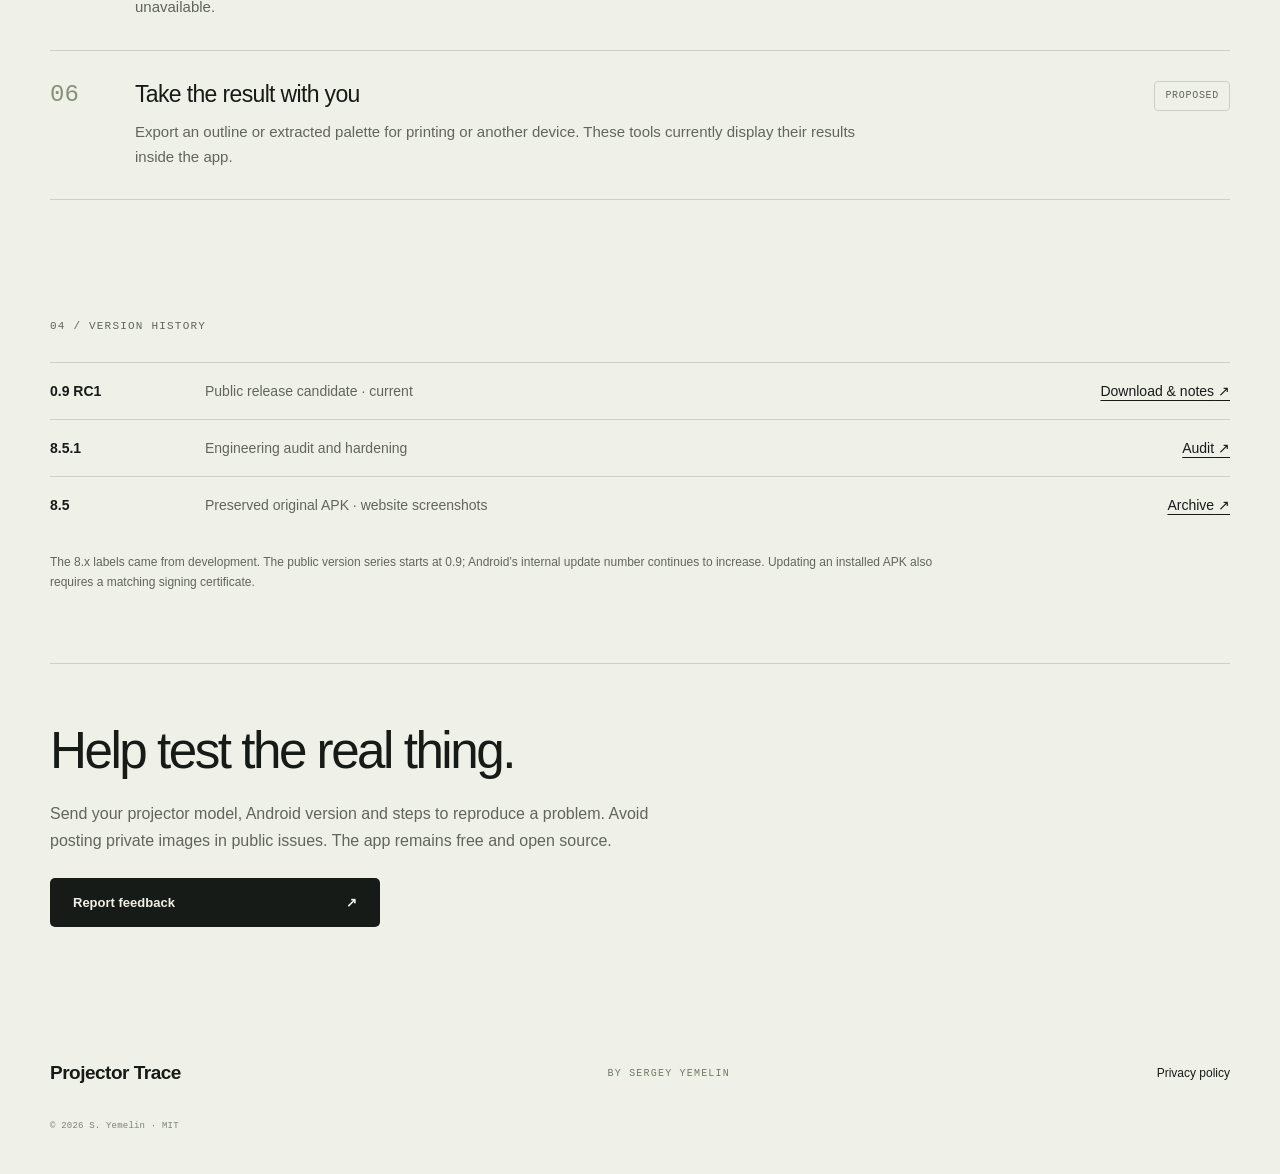
<file: site/releases.html>
<!doctype html><html lang="en"><head><meta charset="utf-8"><meta name="viewport" content="width=device-width,initial-scale=1"><title>Projector Trace — Releases & roadmap</title><meta name="description" content="Progress toward Stable 0.9: release notes, verified fixes, test results and proposed improvements for Projector Trace."><meta name="theme-color" content="#eff0e8"><link rel="icon" href="assets/mark.svg" type="image/svg+xml"><link rel="stylesheet" href="style.css"><link rel="stylesheet" href="releases.css"></head><body><a class="skip" href="#main">Skip to content</a><header class="nav"><a class="brand" href="./"><img src="assets/mark.svg" width="30" height="30" alt="">Projector Trace<span class="version">0.9 RC1</span></a><nav><a href="./#workspace"><span lang="en">The app</span><span lang="ru">Приложение</span></a><a href="#changelog"><span lang="en">Changes</span><span lang="ru">Изменения</span></a><a href="#roadmap"><span lang="en">Roadmap</span><span lang="ru">Планы</span></a><a href="https://github.com/yemelinart/ProjectorTrace">GitHub ↗</a></nav><button id="language" aria-label="Switch to Russian">RU</button></header><main id="main">
<section class="release-hero wrap"><div class="section-label"><span lang="en">RELEASE JOURNAL / 22 SEPTEMBER 2026</span><span lang="ru">ЖУРНАЛ ОБНОВЛЕНИЙ / 22 СЕНТЯБРЯ 2026</span></div><div class="release-hero-grid"><div><h1><span lang="en">Building toward<br><em>Stable 0.9.</em></span><span lang="ru">На пути к<br><em>Stable 0.9.</em></span></h1><p class="release-lead"><span lang="en">A useful creative tool, made more dependable. Here is what changed, what we verified and what comes next.</span><span lang="ru">Полезный творческий инструмент становится надёжнее. Здесь — изменения, результаты проверок и следующие шаги.</span></p></div><aside class="release-card"><span class="state candidate"><span lang="en">RELEASE CANDIDATE</span><span lang="ru">КАНДИДАТ В STABLE</span></span><div class="release-number">0.9<span>RC1</span></div><p class=""><span lang="en">Available for testing. Stable status is pending real-projector validation.</span><span lang="ru">Доступно для тестирования. Статус Stable — после проверки на реальных проекторах.</span></p><a class="button primary" href="https://github.com/yemelinart/ProjectorTrace/releases/download/v0.9.0-rc.1/ProjectorTrace-0.9.0-rc.1-test.apk"><span lang="en">Download test APK</span><span lang="ru">Скачать тестовый APK</span> ↓</a><small><span lang="en">Test certificate · Android TV · Android 6+</span><span lang="ru">Тестовая подпись · Android TV · Android 6+</span></small></aside></div>
<div class="evidence-strip"><div><strong>13</strong><span><span lang="en">automated tests passed¹</span><span lang="ru">автотестов пройдено¹</span></span></div><div><strong>0</strong><span><span lang="en">Android Lint errors²</span><span lang="ru">ошибок Android Lint²</span></span></div><div><strong>~7.6 <small>MB</small></strong><span><span lang="en">optimized APK</span><span lang="ru">оптимизированный APK</span></span></div></div>
<div class="evidence-notes"><p class=""><span lang="en">¹ The underlying 8.5.1 logic passed 7 JVM and 6 Android TV emulator tests. RC1 changes version metadata; JVM tests and lint were rerun. ² Remaining warnings are documented in the audit. APK size is not a speed benchmark.</span><span lang="ru">¹ Логика версии 8.5.1 прошла 7 JVM-тестов и 6 тестов в Android TV эмуляторе. В RC1 изменена версия; JVM-тесты и lint выполнены повторно. ² Оставшиеся предупреждения описаны в аудите. Размер APK не является замером скорости.</span></p></div></section>
<section id="changelog" class="journal-section wrap"><div class="section-label">01 / <span lang="en">WHAT CHANGED</span><span lang="ru">ЧТО СДЕЛАНО</span></div><div class="section-heading"><h2><span lang="en">Less friction.<br>More confidence.</span><span lang="ru">Меньше помех.<br>Больше уверенности.</span></h2><p class=""><span lang="en">RC1 includes the stability work from 8.5.1. Existing creative tools remain available; no proposed feature below is presented as shipped.</span><span lang="ru">В RC1 включены исправления версии 8.5.1. Творческие инструменты сохранены; будущие функции ниже явно отмечены как предложения.</span></p></div><div class="change-grid"><article class="change-card"><span class="small-index">01 / <span lang="en">IMPROVED</span><span lang="ru">УЛУЧШЕНО</span></span><h3><span lang="en">Safer image loading</span><span lang="ru">Надёжнее загрузка изображений</span></h3><p class=""><span lang="en">Large panoramas and tall scans now decode within a memory budget. Low-memory devices use a smaller image limit. Gallery thumbnails use the same sizing protection.</span><span lang="ru">Большие панорамы и длинные сканы загружаются с ограничением памяти. На слабых устройствах лимит ниже. Та же защита действует для миниатюр галереи.</span></p></article><article class="change-card"><span class="small-index">02 / <span lang="en">IMPROVED</span><span lang="ru">УЛУЧШЕНО</span></span><h3><span lang="en">Less repeated filter work</span><span lang="ru">Меньше лишней работы фильтров</span></h3><p class=""><span lang="en">Obsolete pixel calculations stop when settings change. CPU filters share one work lane, and changing outline strength no longer rebuilds the same pixels.</span><span lang="ru">Устаревшие расчёты прекращаются при смене настроек. Тяжёлые фильтры обрабатываются последовательно, а изменение силы контура не пересчитывает те же пиксели.</span></p></article><article class="change-card"><span class="small-index">03 / <span lang="en">IMPROVED</span><span lang="ru">УЛУЧШЕНО</span></span><h3><span lang="en">A workspace that remembers</span><span lang="ru">Восстановление рабочей сессии</span></h3><p class=""><span lang="en">The last accessible image is restored. Settings writes are grouped, and the latest adjustments are saved when you leave the app. Folder access is recognized correctly.</span><span lang="ru">Последнее доступное изображение восстанавливается. Записи настроек объединены, последние изменения сохраняются при выходе. Доступ через выбранную папку учитывается корректно.</span></p></article><article class="change-card"><span class="small-index">04 / <span lang="en">IMPROVED</span><span lang="ru">УЛУЧШЕНО</span></span><h3><span lang="en">Predictable remote controls</span><span lang="ru">Предсказуемое управление пультом</span></h3><p class=""><span lang="en">Back closes the current controls and eventually returns to the TV launcher. Movement stays within supported bounds, and Keep Screen Awake follows your setting.</span><span lang="ru">«Назад» закрывает текущие элементы управления и затем выводит на главный экран TV. Смещение остаётся в допустимых пределах, а активность экрана соответствует настройке.</span></p></article><article class="change-card"><span class="small-index">05 / <span lang="en">IMPROVED</span><span lang="ru">УЛУЧШЕНО</span></span><h3><span lang="en">Correct image orientation</span><span lang="ru">Правильная ориентация фотографий</span></h3><p class=""><span lang="en">Mirrored EXIF rotations are corrected. Orientation works on Android 6, and legacy Android versions now support the advertised overlay blending modes.</span><span lang="ru">Исправлены зеркальные EXIF-повороты. Ориентация работает на Android 6, а старые версии Android поддерживают заявленные режимы наложения.</span></p></article><article class="change-card"><span class="small-index">06 / <span lang="en">IMPROVED</span><span lang="ru">УЛУЧШЕНО</span></span><h3><span lang="en">A leaner release build</span><span lang="ru">Более компактная сборка</span></h3><p class=""><span lang="en">The fixed startup wait is reduced from 3 seconds to 350 ms. Unused release code and resources are removed. Privacy information is available in the app and on this website.</span><span lang="ru">Фиксированная стартовая пауза сокращена с 3 секунд до 350 мс. Неиспользуемые код и ресурсы удалены из релизной сборки. Политика конфиденциальности доступна в приложении и на сайте.</span></p></article></div><div class="journal-links"><a href="https://github.com/yemelinart/ProjectorTrace/blob/main/CHANGELOG.md"><span lang="en">Full changelog</span><span lang="ru">Полный журнал</span> ↗</a><a href="https://github.com/yemelinart/ProjectorTrace/blob/main/docs/AUDIT-2026-09-22.md"><span lang="en">Audit & test details</span><span lang="ru">Аудит и результаты тестов</span> ↗</a><a href="https://github.com/yemelinart/ProjectorTrace/actions"><span lang="en">Build checks</span><span lang="ru">Проверки сборки</span> ↗</a></div></section>
<section id="validation" class="validation-section"><div class="wrap"><div class="section-label">02 / <span lang="en">BEFORE STABLE</span><span lang="ru">ДО СТАТУСА STABLE</span></div><div class="section-heading"><h2><span lang="en">Tested in an emulator.<br>Next: the studio.</span><span lang="ru">Проверено в эмуляторе.<br>Дальше — мастерская.</span></h2><p class=""><span lang="en">An automated check is evidence, not universal compatibility. These checks remain open before declaring Stable 0.9.</span><span lang="ru">Автоматическая проверка — подтверждение конкретного сценария. Эти проверки ещё нужны, чтобы объявить Stable 0.9.</span></p></div><div class="validation-grid"><article><span class="state pending"><span lang="en">TO VERIFY</span><span lang="ru">ПРЕДСТОИТ ПРОВЕРИТЬ</span></span><h3><span lang="en">Projectors in real use</span><span lang="ru">Реальные проекторы</span></h3><p class=""><span lang="en">Record models and Android versions. Include low-memory hardware and a sustained drawing session.</span><span lang="ru">Зафиксировать модели и версии Android. Проверить слабое устройство и длительную сессию рисования.</span></p></article><article><span class="state pending"><span lang="en">TO VERIFY</span><span lang="ru">ПРЕДСТОИТ ПРОВЕРИТЬ</span></span><h3><span lang="en">Files, USB and recovery</span><span lang="ru">Файлы, USB и восстановление</span></h3><p class=""><span lang="en">Test unplugging USB, slow file providers, revoked permissions, missing files and repeated restarts.</span><span lang="ru">Проверить отключение USB, медленные файловые браузеры, отзыв разрешений, потерю файлов и повторные запуски.</span></p></article><article><span class="state pending"><span lang="en">TO VERIFY</span><span lang="ru">ПРЕДСТОИТ ПРОВЕРИТЬ</span></span><h3><span lang="en">Release and store checks</span><span lang="ru">Релиз и магазин</span></h3><p class=""><span lang="en">Verify permanent signing and updates, a 16 KB runtime, and Google Play permissions and account requirements.</span><span lang="ru">Проверить постоянную подпись и обновление, работу с памятью 16 КБ, разрешения и требования аккаунта Google Play.</span></p></article></div><a class="text-link" href="https://github.com/yemelinart/ProjectorTrace/blob/main/docs/PLAY-READINESS.md"><span lang="en">Google Play readiness checklist</span><span lang="ru">План подготовки к Google Play</span> ↗</a></div></section>
<section id="roadmap" class="journal-section wrap"><div class="section-label">03 / <span lang="en">PRODUCT ROADMAP</span><span lang="ru">ПЛАН РАЗВИТИЯ</span></div><div class="section-heading"><h2><span lang="en">Make the next session<br>even better.</span><span lang="ru">Сделать следующую<br>работу ещё удобнее.</span></h2><p class=""><span lang="en">Prioritized ideas, not delivery promises. Recovering an edit and returning to a saved artwork come before adding more filters.</span><span lang="ru">Идеи в порядке приоритета, без обещаний дат. Отмена действия и возврат к сохранённой работе важнее новых фильтров.</span></p></div><div class="roadmap-list"><article class="roadmap-row"><span class="road-number">01</span><div><h3><span lang="en">Undo / Redo</span><span lang="ru">Отмена и повтор</span></h3><p class=""><span lang="en">Recover an accidental alignment or filter change without resetting your work. Held remote keys should count as one edit.</span><span lang="ru">Вернуть случайно изменённое положение или фильтр без полного сброса. Удержание кнопки пульта — одно действие в истории.</span></p></div><span class="state proposed"><span lang="en">PROPOSED</span><span lang="ru">ПРЕДЛОЖЕНО</span></span></article><article class="roadmap-row"><span class="road-number">02</span><div><h3><span lang="en">Named projects</span><span lang="ru">Именованные проекты</span></h3><p class=""><span lang="en">Save multiple artworks with their images, geometry and filters. Keep reusable projector calibration separate. Today there is one saved setup profile.</span><span lang="ru">Сохранять несколько работ с изображением, геометрией и фильтрами. Отдельно хранить калибровку проектора. Сейчас доступен один сохранённый профиль.</span></p></div><span class="state proposed"><span lang="en">PROPOSED</span><span lang="ru">ПРЕДЛОЖЕНО</span></span></article><article class="roadmap-row"><span class="road-number">03</span><div><h3><span lang="en">Guided calibration</span><span lang="ru">Пошаговая калибровка</span></h3><p class=""><span lang="en">A short guide to align four canvas corners and lock the projection. Physical-scale guides require a measured reference.</span><span lang="ru">Короткий мастер для совмещения четырёх углов холста и фиксации проекции. Направляющие в сантиметрах требуют измеренного эталона.</span></p></div><span class="state proposed"><span lang="en">PROPOSED</span><span lang="ru">ПРЕДЛОЖЕНО</span></span></article><article class="roadmap-row"><span class="road-number">04</span><div><h3><span lang="en">Phone → projector</span><span lang="ru">Телефон → проектор</span></h3><p class=""><span lang="en">Send a reference over a local network using a QR session. This would need a new, explicit connection workflow; it is not available in RC1.</span><span lang="ru">Передать референс по локальной сети через QR-сессию. Для этого нужен отдельный режим подключения; в RC1 его пока нет.</span></p></div><span class="state proposed"><span lang="en">PROPOSED</span><span lang="ru">ПРЕДЛОЖЕНО</span></span></article><article class="roadmap-row"><span class="road-number">05</span><div><h3><span lang="en">A simpler first session</span><span lang="ru">Понятнее с первого запуска</span></h3><p class=""><span lang="en">Remote-control hints, accessible labels, Russian UI and clear recovery when a USB drive or file becomes unavailable.</span><span lang="ru">Подсказки по пульту, доступные подписи, русский интерфейс и понятное восстановление после отключения USB или потери файла.</span></p></div><span class="state proposed"><span lang="en">PROPOSED</span><span lang="ru">ПРЕДЛОЖЕНО</span></span></article><article class="roadmap-row"><span class="road-number">06</span><div><h3><span lang="en">Take the result with you</span><span lang="ru">Сохранить результат</span></h3><p class=""><span lang="en">Export an outline or extracted palette for printing or another device. These tools currently display their results inside the app.</span><span lang="ru">Экспортировать контур или палитру для печати и другого устройства. Сейчас результаты этих инструментов отображаются внутри приложения.</span></p></div><span class="state proposed"><span lang="en">PROPOSED</span><span lang="ru">ПРЕДЛОЖЕНО</span></span></article></div></section>
<section class="release-history wrap"><div class="section-label">04 / <span lang="en">VERSION HISTORY</span><span lang="ru">ИСТОРИЯ ВЕРСИЙ</span></div><div class="history-row"><strong>0.9 RC1</strong><span><span lang="en">Public release candidate · current</span><span lang="ru">Публичный кандидат в релиз · сейчас</span></span><a href="https://github.com/yemelinart/ProjectorTrace/releases/tag/v0.9.0-rc.1"><span lang="en">Download & notes</span><span lang="ru">Файлы и описание</span> ↗</a></div><div class="history-row"><strong>8.5.1</strong><span><span lang="en">Engineering audit and hardening</span><span lang="ru">Технический аудит и исправления</span></span><a href="https://github.com/yemelinart/ProjectorTrace/blob/main/docs/AUDIT-2026-09-22.md"><span lang="en">Audit</span><span lang="ru">Аудит</span> ↗</a></div><div class="history-row"><strong>8.5</strong><span><span lang="en">Preserved original APK · website screenshots</span><span lang="ru">Исходный APK · скриншоты на сайте</span></span><a href="https://github.com/yemelinart/ProjectorTrace/releases/tag/v8.5"><span lang="en">Archive</span><span lang="ru">Архив</span> ↗</a></div><p class="history-note"><span lang="en">The 8.x labels came from development. The public version series starts at 0.9; Android’s internal update number continues to increase. Updating an installed APK also requires a matching signing certificate.</span><span lang="ru">Номера 8.x использовались во время разработки. Публичная серия начинается с 0.9; внутренний номер обновления Android продолжает расти. Для обновления установленного APK также нужна совпадающая подпись.</span></p></section>
<section class="release-feedback wrap"><h2><span lang="en">Help test the real thing.</span><span lang="ru">Помогите проверить<br>в реальной работе.</span></h2><p class=""><span lang="en">Send your projector model, Android version and steps to reproduce a problem. Avoid posting private images in public issues. The app remains free and open source.</span><span lang="ru">Укажите модель проектора, версию Android и шаги для повторения проблемы. Не публикуйте личные изображения в открытых обращениях. Приложение остаётся бесплатным и с открытым кодом.</span></p><a class="button primary" href="https://github.com/yemelinart/ProjectorTrace/issues"><span lang="en">Report feedback</span><span lang="ru">Сообщить о проблеме</span> ↗</a></section>
</main><footer class="wrap"><div class="footer-top"><a class="brand" href="./">Projector Trace</a><span>BY SERGEY YEMELIN</span><a href="privacy.html"><span lang="en">Privacy policy</span><span lang="ru">Конфиденциальность</span></a></div><p class="tiny">© 2026 S. Yemelin · MIT</p></footer><script src="releases.js"></script></body></html>
</file>
<file: site/style.css>
:root{--paper:#eff0e8;--ink:#171b18;--muted:#61665d;--line:#cdd0c4;--acid:#dfff70;--dark:#151a17}*{box-sizing:border-box}html{scroll-behavior:smooth;scroll-padding-top:95px}body{margin:0;background:var(--paper);color:var(--ink);font-family:Arial,Helvetica,sans-serif;-webkit-font-smoothing:antialiased}html[lang=en] [lang=ru],html[lang=ru] [lang=en]{display:none}a{color:inherit;text-decoration:none}button,input{font:inherit}button,a,input{ -webkit-tap-highlight-color:transparent}button{cursor:pointer}img{display:block;max-width:100%}button:focus-visible,a:focus-visible,summary:focus-visible,input:focus-visible{outline:3px solid #4e7214;outline-offset:5px}.wrap{width:min(1320px,calc(100% - 100px));margin:auto}.nav{height:92px;display:flex;align-items:center;justify-content:space-between;padding:0 50px;border-bottom:1px solid var(--line);gap:28px;background:var(--paper)}.brand{font-size:19px;font-weight:700;display:flex;align-items:center;gap:10px;letter-spacing:-.5px}.version{font:10px monospace;border:1px solid var(--line);padding:4px 6px;border-radius:4px;margin-left:4px}.nav nav{display:flex;gap:36px;margin-left:auto;font-size:13px}.nav nav a:hover,.text-link:hover{text-decoration:underline;text-underline-offset:5px}#language{background:none;border:1px solid var(--line);border-radius:50%;width:38px;height:38px;font-size:11px}.eyebrow,.section-label,.stage-label,.stage-foot,.strap,.small-index,.edition,.zero p,.zero div,.footer-top>span,.tiny{font-family:monospace;font-size:11px;letter-spacing:1.2px}.eyebrow{display:flex;align-items:center;gap:10px;padding:52px 0 27px}.dot{height:7px;width:7px;background:#63852c;border-radius:50%;box-shadow:0 0 0 4px #dce8bf}.hero-copy{display:grid;grid-template-columns:1.65fr 1fr;gap:55px;align-items:end;margin-bottom:45px}h1{font-size:clamp(48px,6.3vw,94px);line-height:1.01;letter-spacing:-5.6px;margin:0;font-weight:600}h1 em,h2 em{font-style:normal;color:#69755f}.hero-side{max-width:340px;justify-self:end}.hero-side p{font-size:17px;line-height:1.55;margin:0 0 24px}.button{display:inline-flex;gap:25px;align-items:center;justify-content:space-between;padding:17px 23px;font-weight:600;font-size:13px;border-radius:5px;transition:transform .2s,background .2s}.button:hover{transform:translateY(-2px)}.primary{background:var(--ink);color:var(--paper);width:100%;max-width:330px}.text-link{display:flex;align-items:center;justify-content:space-between;padding:16px 0 0;font-size:12px;max-width:330px}.hero-stage{background:var(--ink);padding:14px;border-radius:10px;box-shadow:0 20px 40px #171b1812}.stage-label,.stage-foot{color:#bcc3b9;display:flex;justify-content:space-between;align-items:center;padding:2px 5px 14px;font-size:9px;letter-spacing:.8px}.stage-foot{padding:13px 5px 1px}.hero-screen{width:100%;height:auto;border-radius:3px}.strap{display:flex;justify-content:space-between;gap:20px;border-bottom:1px solid var(--line);padding:27px 0;color:var(--muted);font-size:10px}.manifesto{padding:100px 0 110px}.section-label{color:var(--muted);margin-bottom:30px}.manifesto h2,h2{font-size:clamp(36px,4vw,59px);line-height:1.04;letter-spacing:-2.5px;font-weight:500;margin:0}.value-grid{display:grid;grid-template-columns:repeat(3,1fr);gap:50px;margin-top:54px}.value-grid article{border-top:1px solid var(--line);padding-top:20px}.small-index{color:#758366}h3{font-size:23px;font-weight:500;letter-spacing:-.65px;margin:22px 0 14px}p{font-size:16px;line-height:1.65;color:var(--muted);margin:0}.value-grid p{max-width:335px}.dark-section{background:var(--dark);color:var(--paper);padding:90px 0}.dark-section .section-label{color:#a1ac9c}.section-heading{display:grid;grid-template-columns:1.3fr 1fr;gap:70px;align-items:end;margin-bottom:40px}.section-heading p{max-width:385px;justify-self:end}.dark-section p{color:#adb7a8}.screen-tabs{display:flex;gap:8px;flex-wrap:wrap;margin-bottom:18px}.screen-tabs button{padding:11px 18px;border:1px solid #455043;color:#bfc7bb;background:transparent;border-radius:4px;font-size:12px}.screen-tabs button.active{background:var(--acid);color:var(--ink);border-color:var(--acid)}.screen-expand{padding:0;border:0;background:#090c0a;width:100%;position:relative;border-radius:6px;overflow:hidden;display:block}.screen-expand img{width:100%;height:auto}.expand-label{position:absolute;bottom:16px;right:16px;color:white;background:#171b18d9;font-size:11px;padding:10px 14px;border-radius:4px}.screen-caption{display:flex;justify-content:space-between;gap:20px;margin-top:16px;font-size:11px;color:#84917d}.screen-caption p{font-size:12px}.compare-section{padding:100px 0}.comparison{position:relative;width:100%;overflow:hidden;border-radius:6px;background:#080b09;--split:50%}.comparison>img{width:100%;height:auto}.comparison-overlay{position:absolute;inset:0;clip-path:inset(0 calc(100% - var(--split)) 0 0)}.comparison-overlay img{width:100%;height:100%}.comparison-line{position:absolute;top:0;bottom:0;left:var(--split);width:2px;background:var(--acid);transform:translateX(-1px);pointer-events:none}.comparison-line span{position:absolute;left:50%;top:50%;transform:translate(-50%,-50%);background:var(--acid);color:var(--ink);width:46px;height:46px;border-radius:50%;display:grid;place-items:center;font-size:24px}.compare-label{position:absolute;top:18px;padding:8px 12px;font:10px monospace;letter-spacing:1px;background:#171b18e8;color:#fff;border-radius:3px}.compare-label.left{left:18px}.compare-label.right{right:18px}.slider-label{display:block;font:11px monospace;text-align:center;margin-top:20px;color:var(--muted)}#compare-range{display:block;width:min(360px,100%);margin:18px auto 0;accent-color:#607d29;cursor:ew-resize}.compare-notes{display:grid;grid-template-columns:repeat(3,1fr);gap:45px;margin-top:45px}.compare-notes p{font-size:14px}.compare-notes strong{display:inline-block;color:var(--ink);margin-bottom:9px;font-weight:500;font-size:20px;letter-spacing:-.4px}.toolkit{padding:50px 0 100px;border-top:1px solid var(--line)}.toolkit-layout{display:grid;grid-template-columns:1fr 1.3fr;gap:90px}.toolkit-intro p{margin-top:24px;max-width:300px}.edition{margin-top:50px;font-size:38px;letter-spacing:-1px}.edition span{display:inline-block;font-size:9px;letter-spacing:1px;color:var(--muted);margin-top:13px}.feature-group{border-top:1px solid var(--line)}.feature-group:last-child{border-bottom:1px solid var(--line)}summary{display:flex;align-items:center;gap:17px;list-style:none;padding:22px 0;cursor:pointer}summary::-webkit-details-marker{display:none}summary .num{font:10px monospace;color:var(--muted)}summary h3{margin:0;font-size:20px}.plus{margin-left:auto;font-size:23px;font-weight:300;color:#60754a}details[open] .plus{transform:rotate(45deg)}.feature-group ul{list-style:none;margin:0;padding:0 0 24px 35px;columns:1}.feature-group li{font-size:14px;color:var(--muted);line-height:1.55;padding:6px 0 6px 14px;position:relative}.feature-group li:before{content:'·';position:absolute;left:0;color:#60754a}.workflow{padding:75px 0 100px;border-top:1px solid var(--line)}.steps{display:grid;grid-template-columns:repeat(3,1fr);gap:50px;margin:50px 0}.steps article>span{font-size:54px;color:#b2bb9f;letter-spacing:-3px}.steps p{font-size:15px}.remote-strip{background:#e3e7d7;border-radius:7px;padding:30px 45px;display:flex;align-items:center;gap:45px}.remote-strip h3{margin:0 0 8px}.remote-strip p{font-size:14px;max-width:550px}.dpad{display:grid;grid-template-columns:repeat(3,34px);grid-template-rows:repeat(3,32px);flex-shrink:0;gap:3px}.dpad i{font:12px monospace;background:var(--ink);color:var(--paper);border-radius:5px;display:grid;place-items:center}.dpad i:nth-child(1){grid-column:2}.dpad i:nth-child(2){grid-column:1;grid-row:2}.dpad i:nth-child(3){grid-column:2;grid-row:2;background:var(--acid);color:var(--ink)}.dpad i:nth-child(4){grid-column:3;grid-row:2}.dpad i:nth-child(5){grid-column:2;grid-row:3}.download-section{padding:85px 0 55px;background:var(--dark);color:var(--paper)}.download-section .section-label{color:#a6b49b}.download-grid{display:grid;grid-template-columns:2fr 1fr;gap:70px;align-items:center}.download-grid h2{font-size:clamp(40px,4.4vw,65px)}.download-grid h2 em{color:var(--acid)}.download-grid p{margin-top:25px;max-width:550px;color:#acb7a6}.download-actions{display:flex;gap:14px;flex-wrap:wrap;margin:32px 0 22px}.lime{background:var(--acid);color:var(--ink)}.outline{border:1px solid #58674f;color:var(--paper)}.source-link{font-size:12px;color:#b9c6b0;text-decoration:underline;text-underline-offset:4px}.zero{text-align:center;border-left:1px solid #40503c}.zero>span{font-size:230px;line-height:.9;letter-spacing:-18px;color:var(--acid);font-weight:400}.zero p{margin:25px 0 14px;font-size:11px}.zero div{font-size:10px;color:#748469}.install-note{display:grid;grid-template-columns:.6fr 1.3fr 1fr;gap:40px;margin-top:70px;padding-top:25px;border-top:1px solid #374333}.install-note strong{font-size:13px;font-weight:500}.install-note p{font-size:11px;color:#abb6a5;line-height:1.65}footer{padding:45px 0 35px!important}.footer-top{display:flex;align-items:center;justify-content:space-between;gap:20px;margin-bottom:35px}.footer-top>span{color:#6f7b62;font-size:10px}.footer-top>a:last-child{font-size:12px}footer p{font-size:11px;max-width:850px;line-height:1.7}footer p a{text-decoration:underline}.tiny{font-size:9px;margin-top:15px;letter-spacing:.2px;color:#7b8473}dialog{border:1px solid #495644;background:#121713;padding:8px;max-width:94vw;width:1500px;border-radius:8px}dialog::backdrop{background:#050905e8}dialog img{width:100%}#close-lightbox{position:absolute;top:16px;right:16px;width:38px;height:38px;border:1px solid #fff5;background:#151a17e6;color:#fff;font-size:24px;border-radius:50%}.skip{position:absolute;top:-60px;left:20px;background:var(--acid);padding:10px;z-index:100}.skip:focus{top:10px}html[lang=ru] h1{font-size:clamp(43px,5.4vw,79px);letter-spacing:-3px}html[lang=ru] .download-grid h2{font-size:clamp(36px,4vw,57px)}@media(min-width:1500px){.nav{padding:0 calc((100% - 1320px)/2)}}@media(max-width:1000px){.wrap{width:calc(100% - 56px)}.nav{padding:0 28px}.hero-copy{gap:30px;grid-template-columns:1.5fr 1fr}h1{letter-spacing:-3px}.hero-side p{font-size:15px}.value-grid,.steps{gap:25px}.toolkit-layout{gap:40px}.section-heading{gap:30px}.strap{font-size:8px;letter-spacing:.5px}.download-grid{gap:25px}.zero>span{font-size:190px}.install-note{gap:25px}.nav nav{gap:20px}}@media(max-width:700px){.wrap{width:calc(100% - 36px)}.nav{height:72px;padding:0 18px;gap:10px}.brand{font-size:16px;gap:7px}.version{display:none}.nav nav{gap:15px;font-size:11px}.nav nav a:first-child,.nav nav a:nth-child(2){display:none}#language{width:33px;height:33px}.eyebrow{padding:35px 0 24px;font-size:9px;letter-spacing:.8px}.hero-copy{grid-template-columns:1fr;gap:26px;margin-bottom:30px}h1{font-size:clamp(40px,10vw,65px);letter-spacing:-2.7px}html[lang=ru] h1{font-size:clamp(35px,9vw,59px);letter-spacing:-2px}.hero-side{max-width:100%;justify-self:start}.hero-side p{font-size:15px;margin-bottom:20px;max-width:440px}.primary{max-width:none}.text-link{max-width:none}.hero-stage{padding:7px;border-radius:6px}.stage-label,.stage-foot{font-size:6px;letter-spacing:.3px;padding:3px 2px 8px}.stage-foot{padding:8px 2px 3px}.strap{display:grid;grid-template-columns:1fr 1fr;gap:12px;padding:20px 0;font-size:8px}.strap>span:nth-child(even){text-align:right}.manifesto{padding:60px 0}.section-label{font-size:9px;margin-bottom:23px}h2{font-size:37px;letter-spacing:-1.7px}.value-grid{grid-template-columns:1fr;gap:26px;margin-top:35px}.value-grid article{padding-top:15px}.value-grid h3{font-size:21px;margin:13px 0 9px}.value-grid p{font-size:14px;max-width:100%}.dark-section{padding:55px 0}.section-heading{grid-template-columns:1fr;gap:20px;margin-bottom:25px}.section-heading p{max-width:100%;justify-self:start;font-size:14px}.screen-tabs{gap:6px}.screen-tabs button{font-size:11px;padding:9px 12px}.expand-label{font-size:8px;bottom:8px;right:8px;padding:6px 9px}.screen-caption{margin-top:12px}.screen-caption p{font-size:10px}.screen-caption>span{display:none}.compare-section{padding:60px 0}.compare-label{font-size:7px;top:8px;padding:5px 7px}.compare-label.left{left:8px}.compare-label.right{right:8px}.comparison-line span{width:30px;height:30px;font-size:19px}.slider-label{font-size:9px;line-height:1.6}.compare-notes{grid-template-columns:1fr;gap:20px;margin-top:28px}.compare-notes p{font-size:13px}.compare-notes strong{font-size:18px;margin-bottom:5px}.toolkit{padding:40px 0 60px}.toolkit-layout{grid-template-columns:1fr;gap:30px}.edition{display:none}.toolkit-intro p{max-width:none;font-size:14px;margin-top:17px}summary h3{font-size:18px}summary{padding:19px 0}.feature-group li{font-size:13px}.workflow{padding:50px 0 60px}.steps{grid-template-columns:1fr;gap:28px;margin:35px 0}.steps article{display:grid;grid-template-columns:50px 1fr;column-gap:18px}.steps article>span{font-size:34px;grid-row:1/3;letter-spacing:-2px}.steps h3{margin:0 0 8px;font-size:21px}.steps p{font-size:14px}.remote-strip{padding:24px 18px;gap:22px;align-items:start}.dpad{transform:scale(.8);transform-origin:top left;width:88px;margin-right:-15px}.remote-strip h3{font-size:19px}.remote-strip p{font-size:12px}.download-section{padding:55px 0 35px}.download-grid{grid-template-columns:1fr}.download-grid h2,html[lang=ru] .download-grid h2{font-size:37px;letter-spacing:-1.8px}.download-grid p{font-size:14px;margin-top:20px}.zero{display:none}.download-actions{gap:10px;margin:25px 0 22px}.download-actions .button{font-size:12px;padding:15px 18px;flex:1;white-space:nowrap}.install-note{grid-template-columns:1fr;gap:12px;margin-top:40px}.install-note p{font-size:11px}.footer-top{flex-wrap:wrap;gap:18px;margin-bottom:25px}.footer-top>span{font-size:8px}.footer-top>a:last-child{width:100%}footer p{font-size:10px}footer .tiny{font-size:8px}dialog{max-width:98vw;padding:4px}}@media(prefers-reduced-motion:reduce){html{scroll-behavior:auto}*{transition:none!important}}

.creator-section{padding:75px 0 95px;border-top:1px solid var(--line)}.creator-grid{display:grid;grid-template-columns:1fr 1.25fr;gap:85px}.creator-heading h2{font-size:clamp(36px,3.7vw,54px);line-height:1.08}.creator-signature{margin-top:40px;display:flex;flex-direction:column;gap:12px}.creator-signature strong{font-size:20px;font-weight:500;letter-spacing:-.5px}.creator-signature>span{font:9px monospace;letter-spacing:1.2px;color:var(--muted)}.creator-copy>p{margin-bottom:24px;font-size:15px}.creator-copy .creator-lead{color:var(--ink);font-size:19px;line-height:1.55}.creator-copy blockquote{margin:34px 0;padding:24px 0 24px 25px;border-left:3px solid #91a56b;font-size:27px;line-height:1.3;letter-spacing:-.7px}.distinctive-note{padding-top:24px;margin-top:30px;border-top:1px solid var(--line)}.distinctive-note strong{font-size:14px;font-weight:500}.distinctive-note p{font-size:12px;margin-top:10px;line-height:1.6}.distinctive-note small{display:block;font-size:10px;line-height:1.5;color:var(--muted);margin-top:12px}@media(max-width:1000px){.creator-grid{gap:40px}}@media(max-width:700px){.creator-section{padding:50px 0 60px}.creator-grid{grid-template-columns:1fr;gap:30px}.creator-heading h2{font-size:36px;letter-spacing:-1.6px}.creator-signature{margin-top:24px}.creator-copy .creator-lead{font-size:17px}.creator-copy>p{font-size:14px}.creator-copy blockquote{font-size:24px;padding-left:20px;margin:27px 0}.nav nav .story-nav{display:none}}
</file>
<file: site/releases.css>
/* Release journal shares the presentation's paper, ink and lime palette. */
.state{display:inline-flex;padding:7px 10px;border:1px solid var(--line);border-radius:4px;font:10px/1.4 monospace;letter-spacing:.7px;width:fit-content}
.candidate{background:var(--acid);color:var(--ink);border-color:transparent}
.pending{border-color:#7c866f;color:#d9e2d0}.proposed{color:var(--muted)}
.release-hero{padding:70px 0 60px}.release-hero-grid{display:grid;grid-template-columns:1.8fr 1fr;gap:70px;align-items:start}
.release-hero h1{font-size:clamp(46px,6.5vw,92px);letter-spacing:-4px}.release-lead{max-width:620px;margin-top:28px;font-size:18px}
.release-card{border:1px solid var(--line);border-radius:10px;padding:26px;background:#f9faf3;display:flex;flex-direction:column;gap:20px}
.release-number{font-size:100px;line-height:1;letter-spacing:-7px}.release-number span{font:15px monospace;letter-spacing:0;margin-left:20px;color:var(--muted)}
.release-card p{font-size:14px}.release-card small{color:var(--muted);font:10px/1.5 monospace}.release-card .button{max-width:none}
.evidence-strip{display:grid;grid-template-columns:repeat(3,1fr);border-top:1px solid var(--line);border-bottom:1px solid var(--line);margin-top:52px;padding:28px 0;gap:24px}
.evidence-strip>div{display:flex;flex-direction:column;gap:8px}.evidence-strip strong{font-size:48px;line-height:1;font-weight:500;letter-spacing:-2px}.evidence-strip strong small{font:15px monospace;letter-spacing:0}.evidence-strip span{font-size:13px;color:var(--muted)}
.evidence-notes{margin-top:18px;max-width:980px}.evidence-notes p{font-size:12px;line-height:1.6}
.journal-section{padding:70px 0 90px}.change-grid{display:grid;grid-template-columns:repeat(3,1fr);gap:36px}
.change-card{padding-top:22px;border-top:1px solid var(--line)}.change-card p{font-size:14px}.change-card h3{line-height:1.25;margin-top:18px}
.journal-links{display:flex;flex-wrap:wrap;gap:28px;border-top:1px solid var(--line);margin-top:38px;padding-top:23px;font-size:13px}.journal-links a{text-decoration:underline;text-underline-offset:4px}
.validation-section{padding:75px 0;background:var(--dark);color:var(--paper)}.validation-section .section-label,.validation-section p{color:#b8c2b1}.validation-grid{display:grid;grid-template-columns:repeat(3,1fr);gap:40px}.validation-grid p{font-size:14px}.validation-section .text-link{max-width:440px;margin-top:34px;text-decoration:underline;text-underline-offset:5px}
.roadmap-row{display:grid;grid-template-columns:60px 1fr auto;gap:25px;padding:30px 0;border-top:1px solid var(--line);align-items:start}.roadmap-row:last-child{border-bottom:1px solid var(--line)}.road-number{font:24px monospace;color:#849277}.roadmap-row h3{margin:0 0 12px}.roadmap-row p{max-width:760px;font-size:15px}
.release-history{padding:30px 0 70px}.history-row{display:grid;grid-template-columns:130px 1fr auto;gap:25px;align-items:center;padding:20px 0;border-top:1px solid var(--line);font-size:14px}.history-row>span{color:var(--muted)}.history-row>a{text-decoration:underline;text-underline-offset:4px}.history-note{font-size:12px;max-width:900px;padding-top:20px}
.release-feedback{padding:60px 0 90px;border-top:1px solid var(--line)}.release-feedback p{max-width:650px;margin:24px 0}.release-feedback .button{max-width:330px}
.updates-preview{padding:80px 0 90px;border-top:1px solid var(--line)}.updates-preview-grid{display:grid;grid-template-columns:1.5fr 1fr;gap:100px;align-items:center}.updates-preview h2{margin:24px 0}.updates-preview p{max-width:620px}.updates-preview .button{margin-top:26px}.updates-evidence{padding:30px;border:1px solid var(--line);border-radius:8px}.updates-evidence>strong{font-size:112px;line-height:1;letter-spacing:-6px;font-weight:500;color:#63764f}.updates-evidence>p{font-size:14px;margin-top:15px;max-width:290px}.updates-status{border-top:1px solid var(--line);margin-top:24px;padding-top:18px;font:12px/1.7 monospace;color:var(--muted)}
@media(max-width:1000px){.nav nav{gap:18px}.release-hero-grid{gap:35px;grid-template-columns:1.3fr 1fr}.change-grid{grid-template-columns:repeat(2,1fr)}.updates-preview-grid{gap:40px}.release-hero h1{letter-spacing:-2.5px}}
@media(max-width:760px){.release-hero-grid,.updates-preview-grid{grid-template-columns:1fr;gap:35px}.release-hero{padding-top:45px}.release-card{max-width:480px}.validation-grid{grid-template-columns:1fr;gap:32px}.roadmap-row{grid-template-columns:38px 1fr;gap:15px}.roadmap-row .state{grid-column:2;grid-row:2}.history-row{grid-template-columns:100px 1fr;gap:14px}.history-row>a{grid-column:2}.updates-evidence{max-width:480px}.release-lead{font-size:16px}}
@media(max-width:520px){.change-grid{grid-template-columns:1fr;gap:28px}.evidence-strip{gap:14px}.evidence-strip strong{font-size:34px}.evidence-strip span{font-size:11px}.release-number{font-size:86px}.release-hero h1{font-size:46px;letter-spacing:-2.8px}.journal-section,.updates-preview{padding:55px 0}.release-hero .section-label{font-size:9px}.journal-links{flex-direction:column;gap:18px}}
@media(prefers-reduced-motion:reduce){html{scroll-behavior:auto}.button{transition:none}}
</file>
